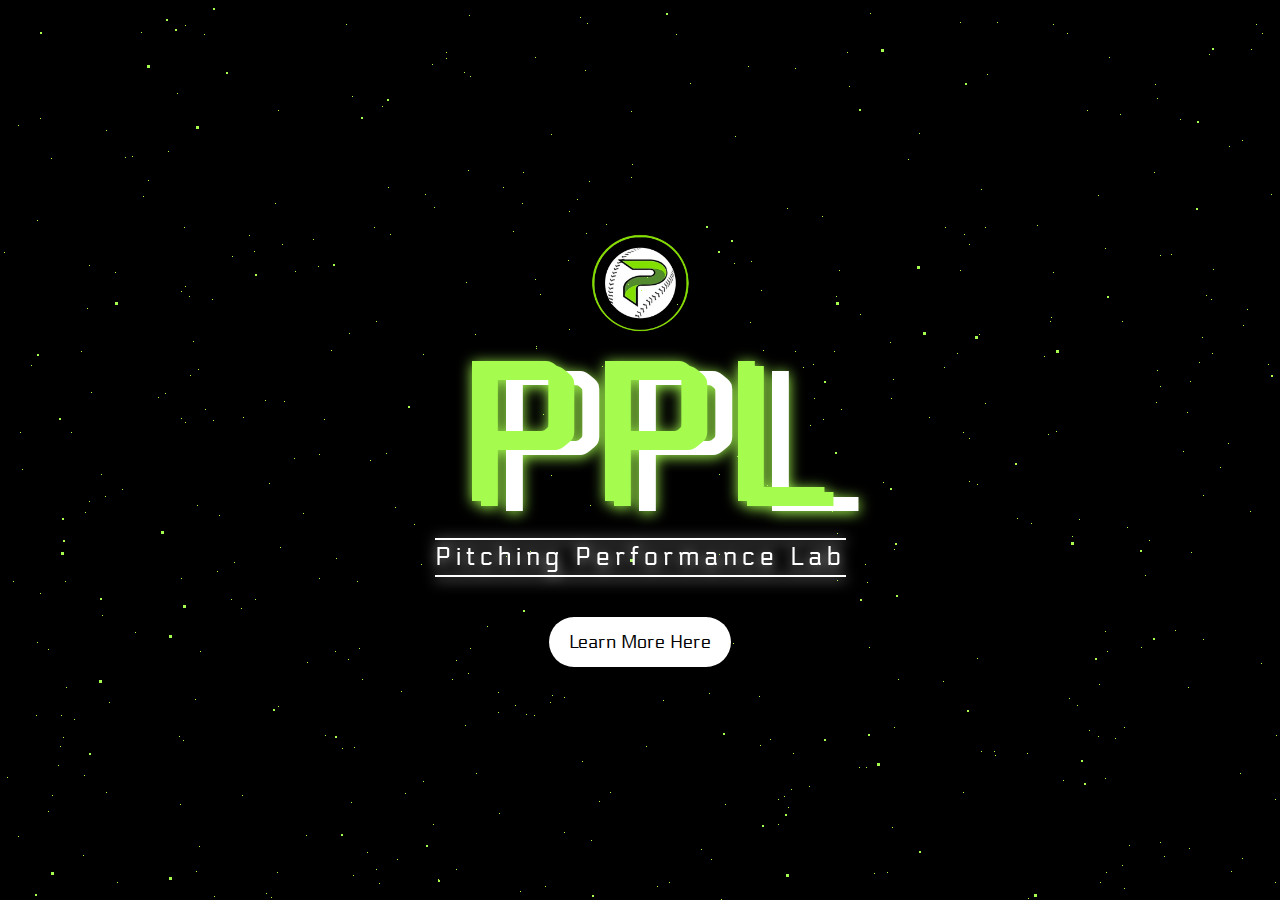
<file: index.html>
<!DOCTYPE html>
<html lang="en">
<head>
    <meta charset="UTF-8">
    <meta http-equiv="X-UA-Compatible" content="IE=edge">
    <meta name="viewport" content="width=device-width, initial-scale=1.0">
    <title>Pitching Performance Lab</title>
    <link rel="stylesheet" href="styles.css">
    <link rel="stylesheet" href="/normalize.css">
    <link rel="stylesheet" href="https://fonts.googleapis.com/css?family=Bebas+Neue">
    <link rel="stylesheet" href="https://fonts.googleapis.com/css?family=Electrolize">
    <link rel="stylesheet" href="https://fonts.googleapis.com/css?family=Open+Sans">
</head>
<body>
    
    <div class="bg-animation">
        <div id="stars"></div>
        <div id="stars2"></div>
        <div id="stars3"></div>
        <div id="stars4"></div>
    </div>

    

    <div class="box1Home">

        <div class="logo">
            <img src="./images/logo.PNG" alt="PPL logo">
        </div>

        <div class="hero glitch layers" data-text="PPL"><span>PPL</span></div>
        <div class="subTitle" data-text="Pitching Performance Lab"><span>Pitching Performance Lab</span></div>
        
        
        <a href="./pages/home.html" class="landingButton"><button>Learn More Here</button></a>
    </div>


    
</body>
</html>
</file>
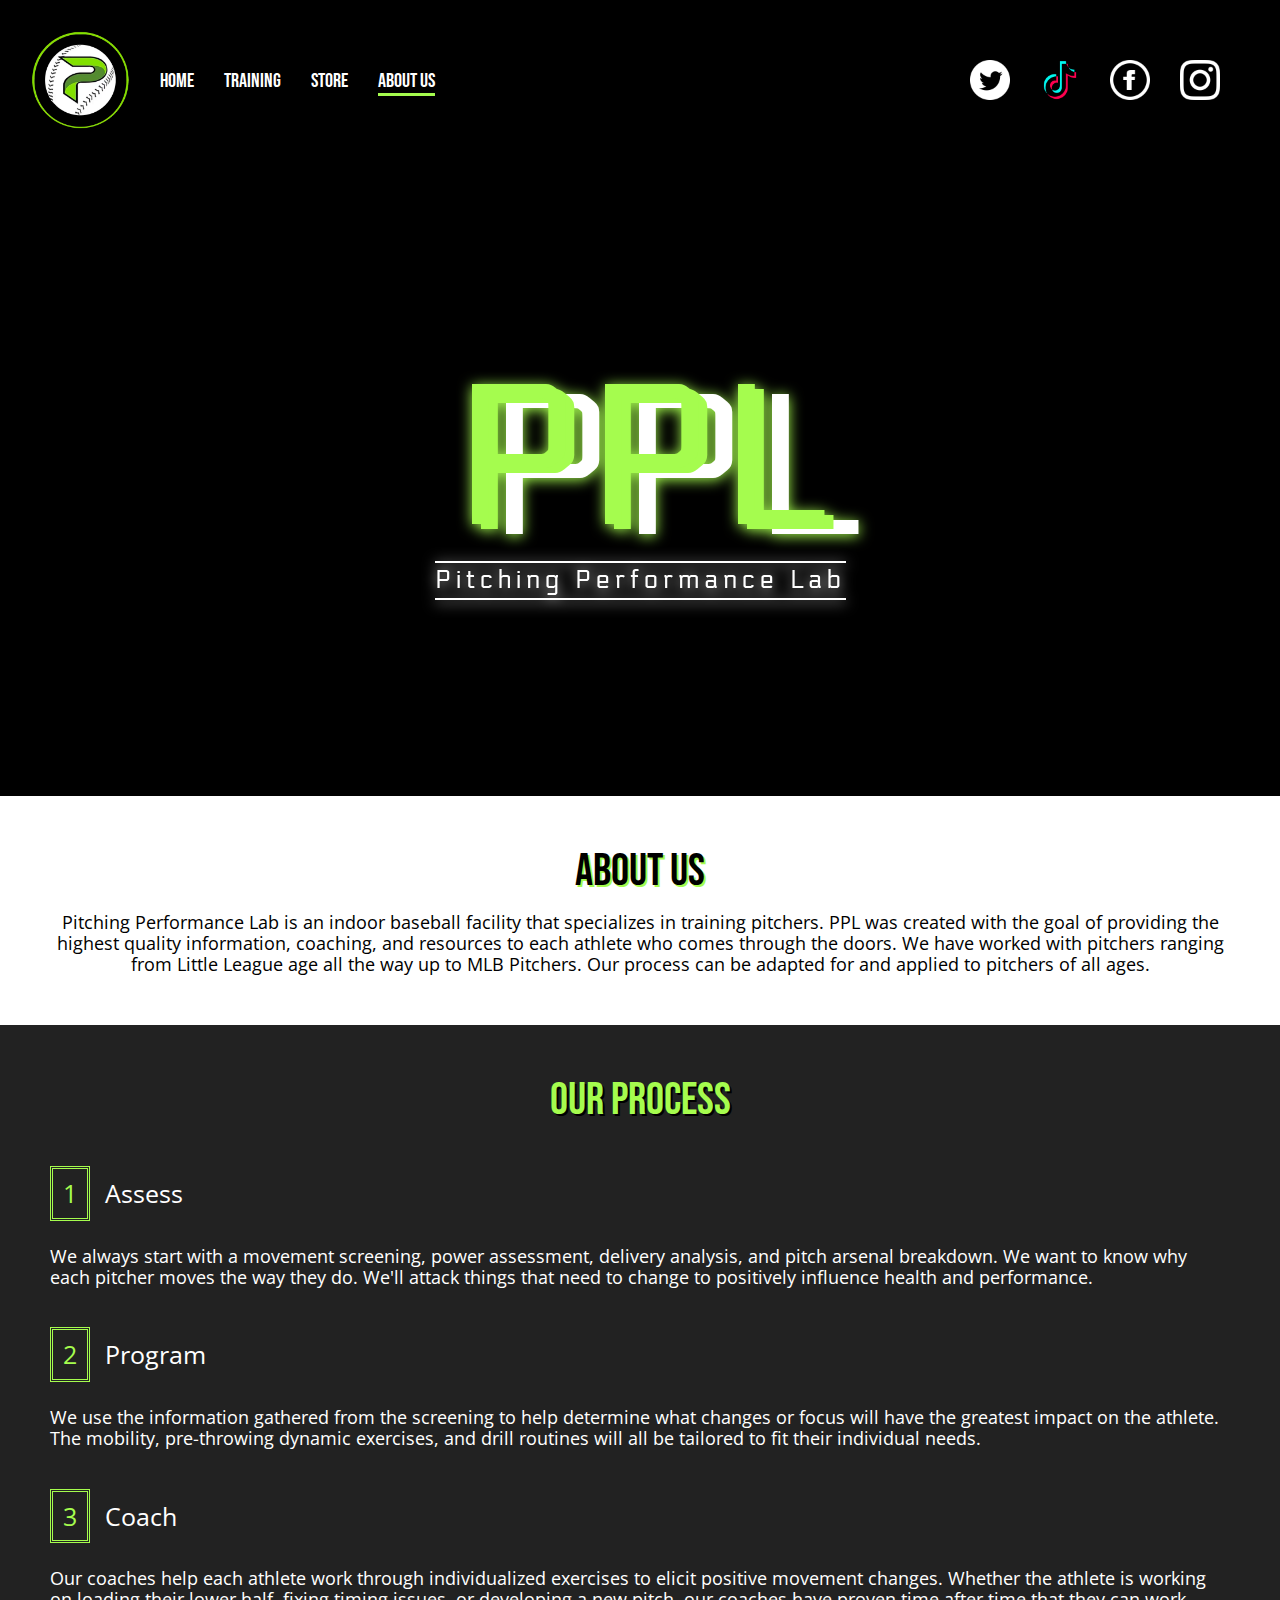
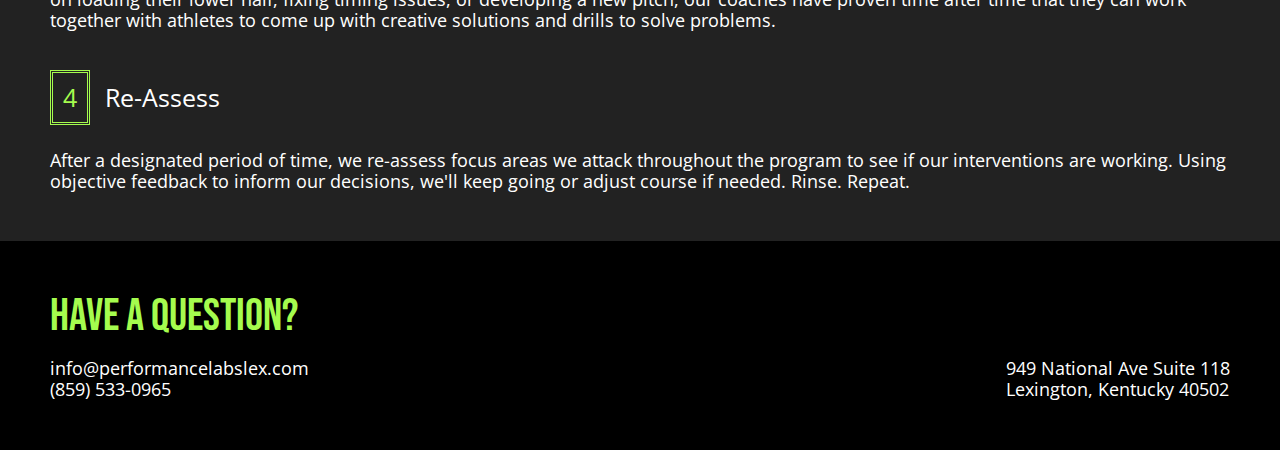
<file: pages/about_us.html>
<!DOCTYPE html>
<html lang="en">
<head>
    <meta charset="UTF-8">
    <meta http-equiv="X-UA-Compatible" content="IE=edge">
    <meta name="viewport" content="width=device-width, initial-scale=1.0">
    <title>Pitching Performance Lab</title>
    <script src="../script.js" defer></script>
    <link rel="stylesheet" href="../styles.css">
    <link rel="stylesheet" href="../normalize.css">
    <link rel="stylesheet" href="https://fonts.googleapis.com/css?family=Bebas+Neue">
    <link rel="stylesheet" href="https://fonts.googleapis.com/css?family=Electrolize">
    <link rel="stylesheet" href="https://fonts.googleapis.com/css?family=Open+Sans">
</head>
<body>

    <div class="navBar">
        <div class="logo">
            <img src="../images/logo.PNG" alt="PPL logo">
        </div>
        <div class="toggleButton">
            <span class="bar"></span>
            <span class="bar"></span>
            <span class="bar"></span>
        </div>
        
        <div class="navLinks">
            <div><a href="./home.html">Home</a></div>
            <div><a href="./training.html">Training</a></div>
            <div><a href="./store.html">Store</a></div>
            <div id="selected"><a href="./about_us.html">About Us</a></div>
        </div>
        <div class="socialMediaLogos">
            <div><a href="https://twitter.com/PPL_Lex" target="_blank"><img src="../images/twitter_icon.png" alt="twitter icon"></a></div>
            <div><a href="https://www.tiktok.com/@ppllexington" target="_blank"><img src="../images/tiktok_icon.png" alt="tiktok icon"></a></div>
            <div><a href="https://www.facebook.com/PPLLexington" target="_blank"><img src="../images/facebook_icon.png" alt="facebook icon"></a></div>
            <div><a href="https://www.instagram.com/ppl_lex/" target="_blank"><img src="../images/instagram_icon.png" alt="instagram icon"></a></div>
        </div>
    </div>

    <div class="box1">
        <div class="hero glitch layers" data-text="PPL"><span>PPL</span></div>
        <div class="subTitle" data-text="Pitching Performance Lab"><span>Pitching Performance Lab</span></div>
    </div>

    <div class="aboutUsContainer">
        <div class="headerLarge">About Us</div>
        <div class="subTextMedium">Pitching Performance Lab is an indoor baseball facility that specializes in training pitchers. PPL was created with the goal of providing the highest quality information, coaching, and resources to each athlete who comes through the doors. We have worked with pitchers ranging from Little League age all the way up to MLB Pitchers. Our process can be adapted for and applied to pitchers of all ages. </div>
    </div>

    <div class="processContainer">
        <div class="headerMedium">Our Process</div>

        <div class="step">
            <div class="stepTopContainer">
                <div class="stepNumber">1</div>
                <div class="stepTitle">Assess</div>
            </div>
            <div class="subTextMedium">We always start with a movement screening, power assessment, delivery analysis, and pitch arsenal breakdown. We want to know why each pitcher moves the way they do. We'll attack things that need to change to positively influence health and performance.</div>
        </div>
        <div class="step">
            <div class="stepTopContainer">
                <div class="stepNumber">2</div>
                <div class="stepTitle">Program</div>
            </div>
            <div class="subTextMedium">We use the information gathered from the screening to help determine what changes or focus will have the greatest impact on the athlete. The mobility, pre-throwing dynamic exercises, and drill routines will all be tailored to fit their individual needs.</div>
        </div>
        <div class="step">
            <div class="stepTopContainer">
                <div class="stepNumber">3</div>
                <div class="stepTitle">Coach</div>
            </div>
            <div class="subTextMedium">Our coaches help each athlete work through individualized exercises to elicit positive movement changes. Whether the athlete is working on loading their lower half, fixing timing issues, or developing a new pitch, our coaches have proven time after time that they can work together with athletes to come up with creative solutions and drills to solve problems.</div>
        </div>
        <div class="step">
            <div class="stepTopContainer">
                <div class="stepNumber">4</div>
                <div class="stepTitle">Re-Assess</div>
            </div>
            <div class="subTextMedium">After a designated period of time, we re-assess focus areas we attack throughout the program to see if our interventions are working. Using objective feedback to inform our decisions, we'll keep going or adjust course if needed. Rinse. Repeat.</div>
        </div>
    </div>

    <div class="footer">
        <div class="headerSmall">HAVE A QUESTION?</div>
        <div class="addressTexts">
            <div class="leftSide">
                <div class="subTextMedium">info@performancelabslex.com</div>
                <div class="subTextMedium">(859) 533-0965</div>
            </div>
            <div class="rightSide">
                <div class="address">949 National Ave Suite 118</div>
                <div class="cityState">Lexington, Kentucky 40502</div>
            </div>
        </div>
        
    </div>
    
</body>
</html>
</file>
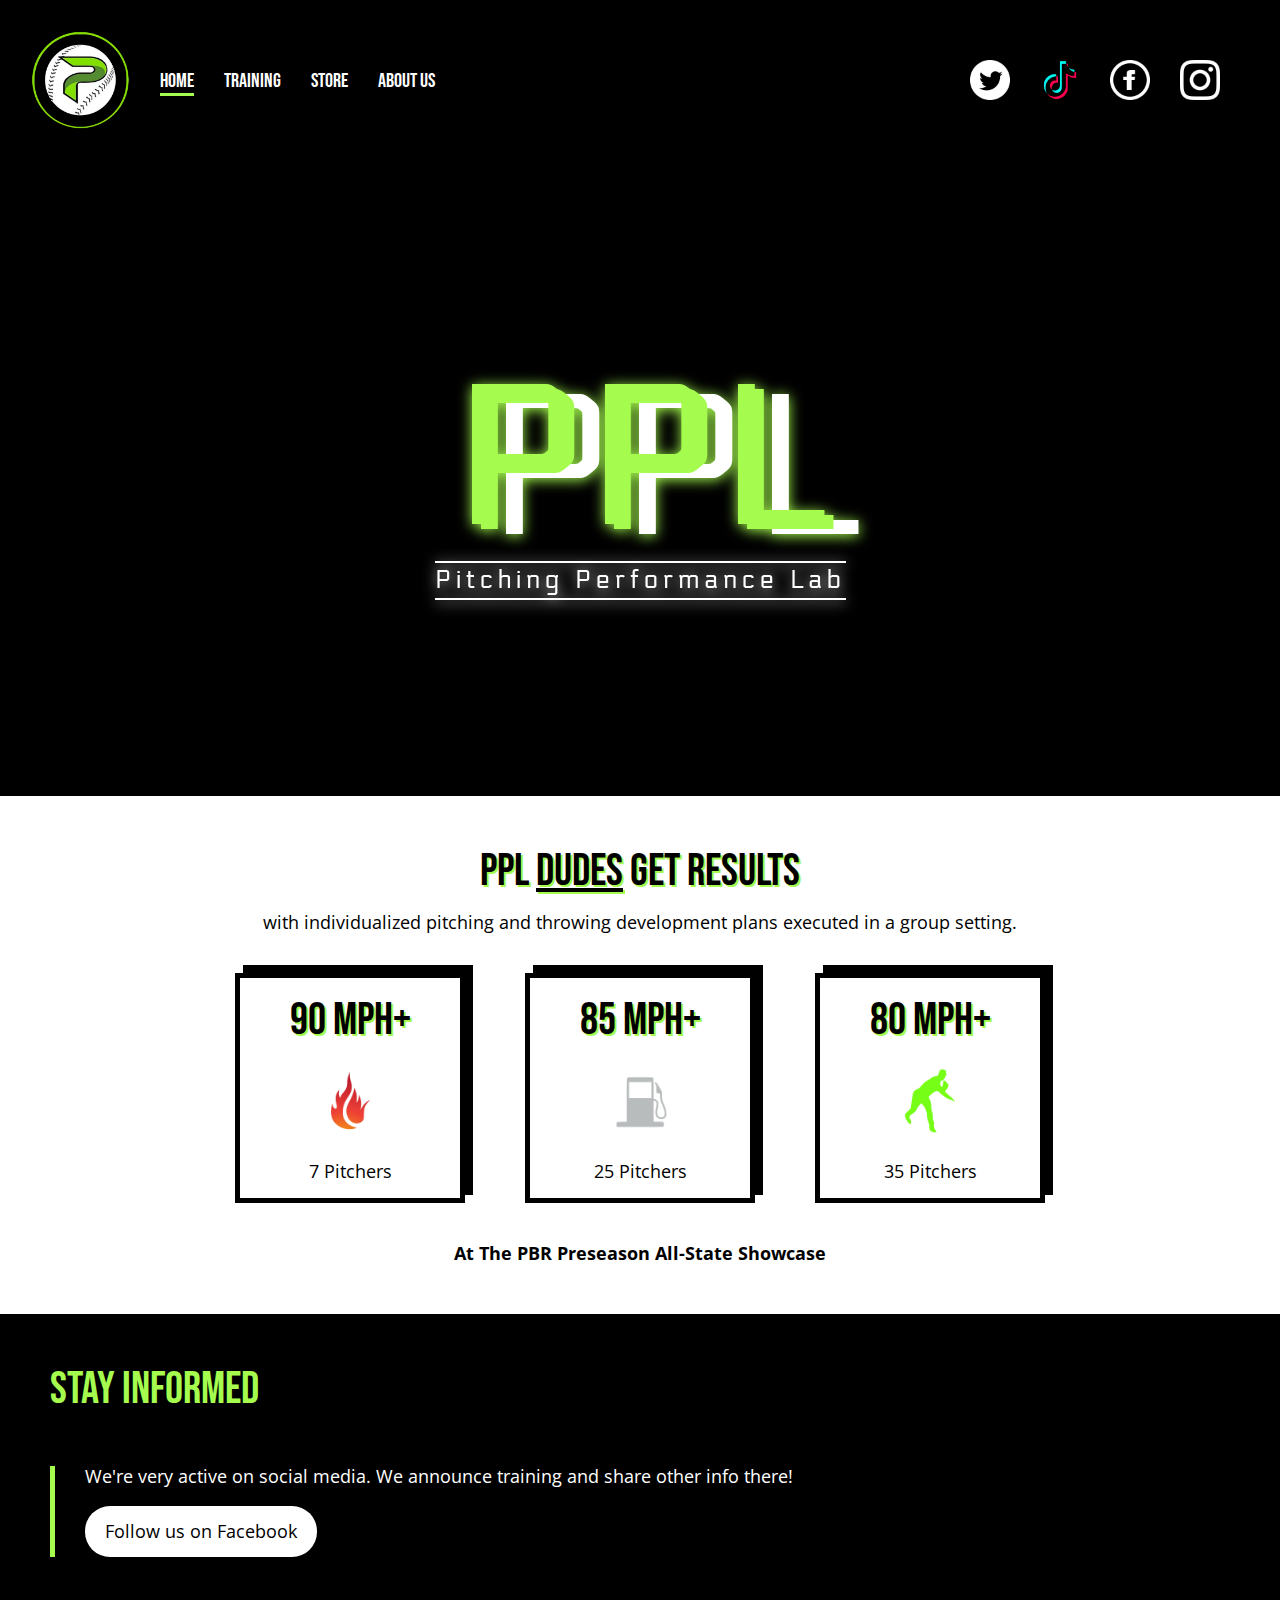
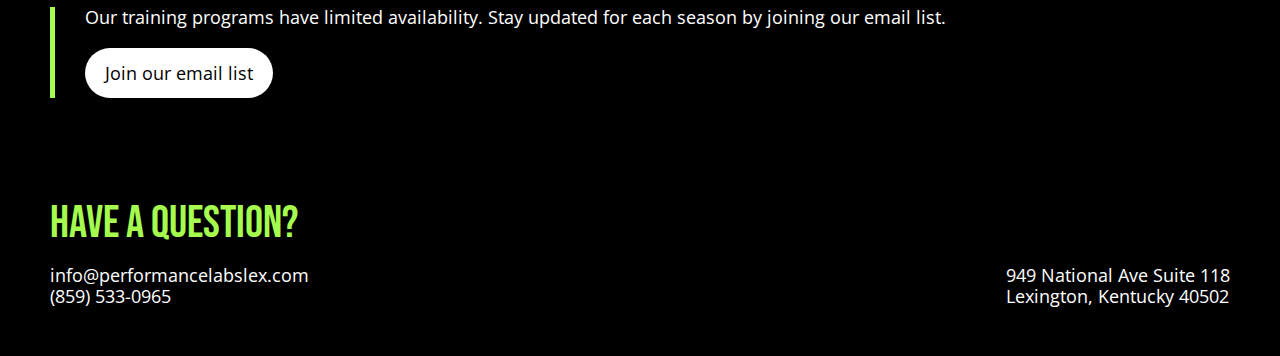
<file: pages/home.html>
<!DOCTYPE html>
<html lang="en">
<head>
    <meta charset="UTF-8">
    <meta http-equiv="X-UA-Compatible" content="IE=edge">
    <meta name="viewport" content="width=device-width, initial-scale=1.0">
    <title>Pitching Performance Lab</title>
    <link rel="stylesheet" href="../styles.css">
    <link rel="stylesheet" href="../normalize.css">
    <script src="../script.js" defer></script>
    <link rel="stylesheet" href="https://fonts.googleapis.com/css?family=Bebas+Neue">
    <link rel="stylesheet" href="https://fonts.googleapis.com/css?family=Electrolize">
    <link rel="stylesheet" href="https://fonts.googleapis.com/css?family=Open+Sans">
    
</head>
<body>

    

    <div class="navBar">
        <div class="logo">
            <img src="../images/logo.PNG" alt="PPL logo">
        </div>
        <div class="toggleButton">
            <span class="bar"></span>
            <span class="bar"></span>
            <span class="bar"></span>
        </div>
        
        <div class="navLinks">
            <div id="selected"><a href="./home.html">Home</a></div>
            <div><a href="./training.html">Training</a></div>
            <div><a href="./store.html">Store</a></div>
            <div><a href="./about_us.html">About Us</a></div>
        </div>
        <div class="socialMediaLogos">
            <div><a href="https://twitter.com/PPL_Lex" target="_blank"><img src="../images/twitter_icon.png" alt="twitter icon"></a></div>
            <div><a href="https://www.tiktok.com/@ppllexington" target="_blank"><img src="../images/tiktok_icon.png" alt="tiktok icon"></a></div>
            <div><a href="https://www.facebook.com/PPLLexington" target="_blank"><img src="../images/facebook_icon.png" alt="facebook icon"></a></div>
            <div><a href="https://www.instagram.com/ppl_lex/" target="_blank"><img src="../images/instagram_icon.png" alt="instagram icon"></a></div>
        </div>
        
    </div>
    
    <div class="box1">

        <div class="hero glitch layers" data-text="PPL"><span>PPL</span></div>
        <div class="subTitle" data-text="Pitching Performance Lab"><span>Pitching Performance Lab</span></div>
        
    </div>

    <div class="pitcherVelosContainer">
        <div class="headerMedium">PPL <u>DUDES</u> GET RESULTS</div>
        <div class="subTextMedium">with individualized pitching and throwing development plans executed in a group setting.</div>

        <div class="cardList">
            <div class="card">
                <div class="headerMedium">90 MPH+</div>
                <div class="cardIcon"><img src="../images/fire_logo.png" alt="fire image"></div>
                <div class="subTextMedium">7 Pitchers</div>
            </div>
            <div class="card">
                <div class="headerMedium">85 MPH+</div>
                <div class="cardIcon"><img src="../images/gas_logo.png" alt="gas image"></div>
                <div class="subTextMedium">25 Pitchers</div>
            </div>
            <div class="card">
                <div class="headerMedium">80 MPH+</div>
                <div class="cardIcon"><img src="../images/pitcher_logo.png" alt="throw image"></div>
                <div class="subTextMedium">35 Pitchers</div>
            </div>
        </div>

        <div class="pbrText"><b>At The PBR Preseason All-State Showcase</b></div>
    </div>

    <div class="stayInformedContainer">
        <div class="headerMedium">STAY INFORMED</div>

        <div class="blockQuoteStyleBox">
            <div class="subtextMedium">We're very active on social media. We announce training and share other info there!</div>
            <a href="https://www.facebook.com/PPLLexington" target="_blank"><button>Follow us on Facebook</button></a>
        </div>

        <div class="blockQuoteStyleBox">
            <div class="subtextMedium">Our training programs have limited availability. Stay updated for each season by joining our email list.</div>
            <a href="https://form.123formbuilder.com/6236284/form" target="_blank"><button>Join our email list</button></a>
        </div>
    </div>

    
    <div class="footer">
        <div class="headerSmall">HAVE A QUESTION?</div>
        <div class="addressTexts">
            <div class="leftSide">
                <div class="subTextMedium">info@performancelabslex.com</div>
                <div class="subTextMedium">(859) 533-0965</div>
            </div>
            <div class="rightSide">
                <div class="address">949 National Ave Suite 118</div>
                <div class="cityState">Lexington, Kentucky 40502</div>
            </div>
        </div>
        
    </div>

    

    
</body>
</html>
</file>
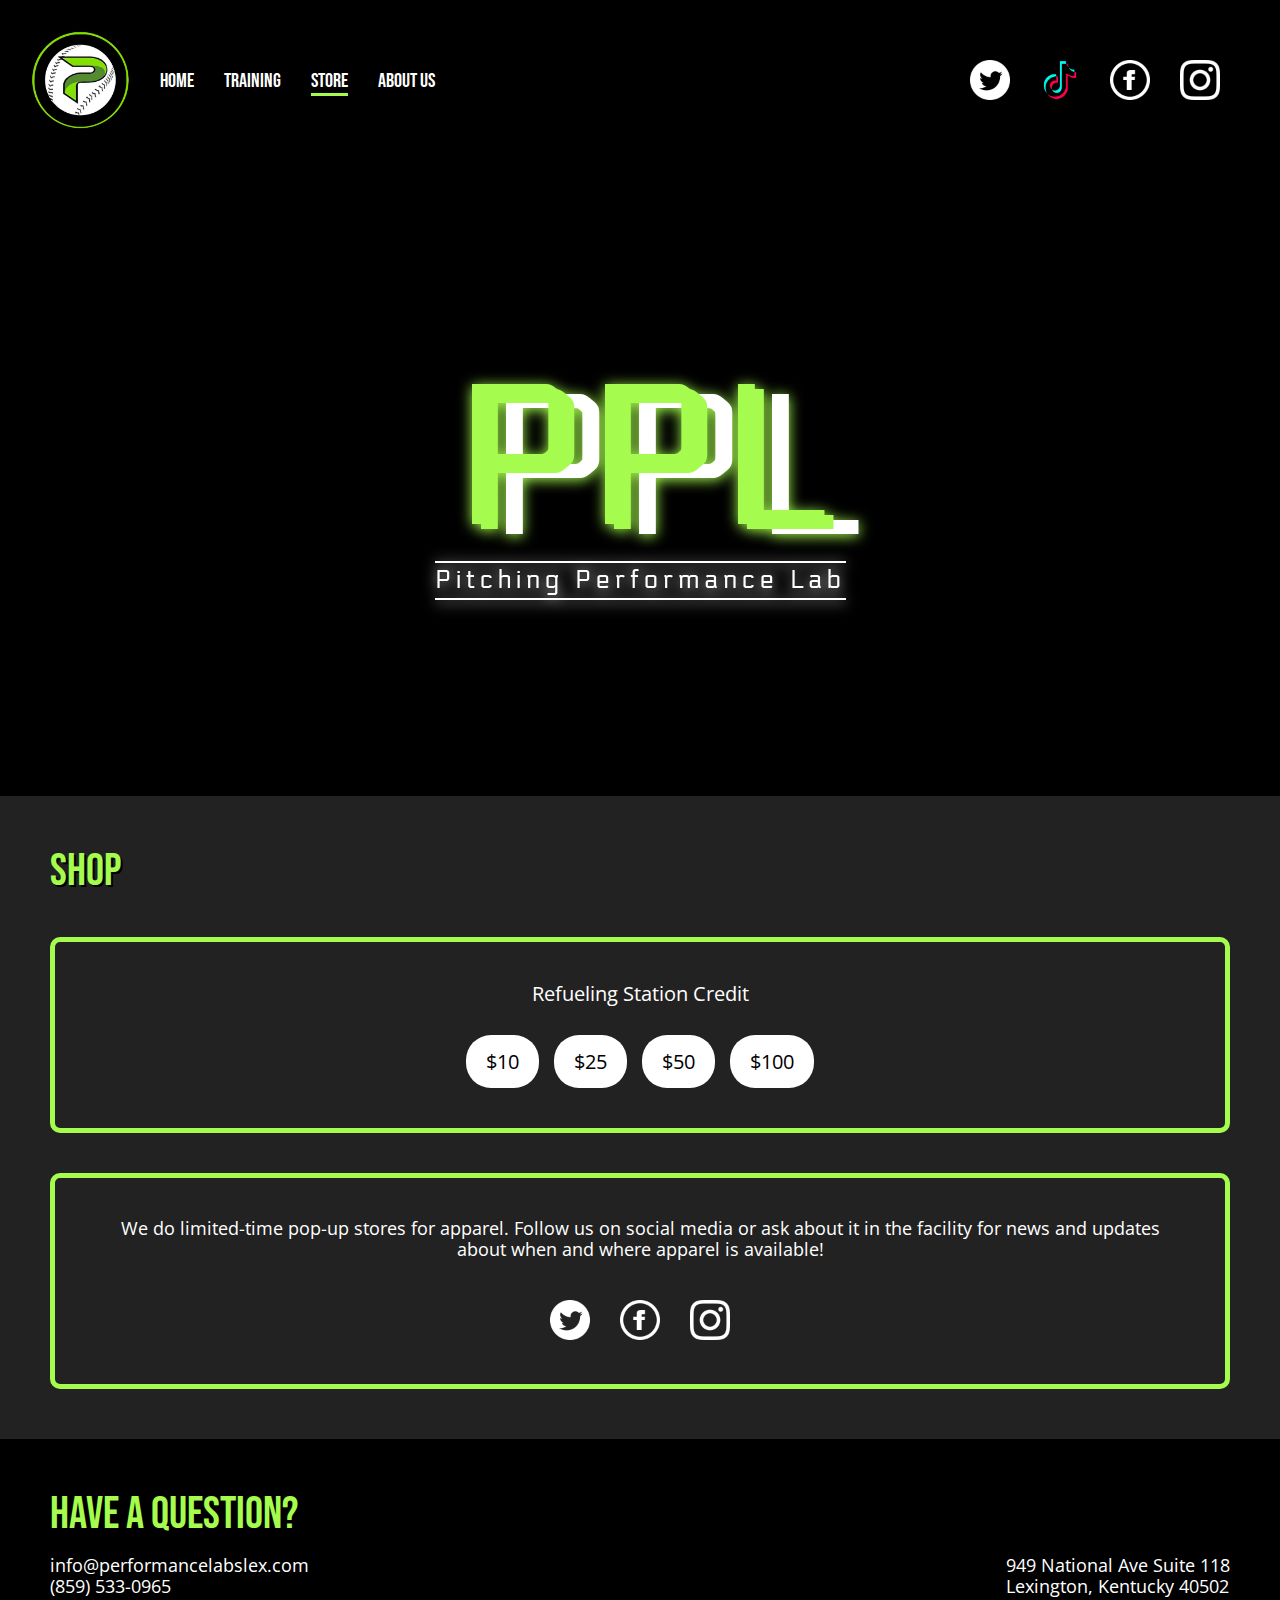
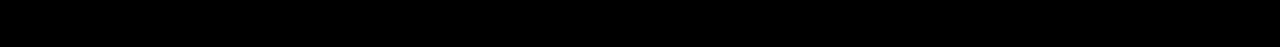
<file: pages/store.html>
<!DOCTYPE html>
<html lang="en">
<head>
    <meta charset="UTF-8">
    <meta http-equiv="X-UA-Compatible" content="IE=edge">
    <meta name="viewport" content="width=device-width, initial-scale=1.0">
    <title>Pitching Performance Lab</title>
    <script src="../script.js" defer></script>
    <link rel="stylesheet" href="../styles.css">
    <link rel="stylesheet" href="../normalize.css">
    <link rel="stylesheet" href="https://fonts.googleapis.com/css?family=Bebas+Neue">
    <link rel="stylesheet" href="https://fonts.googleapis.com/css?family=Electrolize">
    <link rel="stylesheet" href="https://fonts.googleapis.com/css?family=Open+Sans">
</head>
<body>

    <div class="navBar">
        <div class="logo">
            <img src="../images/logo.PNG" alt="PPL logo">
        </div>
        <div class="toggleButton">
            <span class="bar"></span>
            <span class="bar"></span>
            <span class="bar"></span>
        </div>
        
        <div class="navLinks">
            <div><a href="./home.html">Home</a></div>
            <div><a href="./training.html">Training</a></div>
            <div id="selected"><a href="./store.html">Store</a></div>
            <div><a href="./about_us.html">About Us</a></div>
        </div>
        <div class="socialMediaLogos">
            <div><a href="https//google.com"><img src="../images/twitter_icon.png" alt="twitter icon"></a></div>
            <div><a href="https//google.com"><img src="../images/tiktok_icon.png" alt="tiktok icon"></a></div>
            <div><a href="https//google.com"><img src="../images/facebook_icon.png" alt="facebook icon"></a></div>
            <div><a href="https//google.com"><img src="../images/instagram_icon.png" alt="instagram icon"></a></div> 
        </div>
    </div>

    <div class="box1">
        <div class="hero glitch layers" data-text="PPL"><span>PPL</span></div>
        <div class="subTitle" data-text="Pitching Performance Lab"><span>Pitching Performance Lab</span></div>
    </div>


    <div class="shopContainer">

        <div class="headerLarge">SHOP</div>

        <div class="snackBarContainer">
            <div class="subTextMedium">Refueling Station Credit</div>

            <div class="snackBarButtons">
                <a href="https://checkout.square.site/buy/YVKWJ5DVUGY4RNW25RE26KUW" target="_blank"><button>$10</button></a>
                <a href="https://checkout.square.site/buy/4ABLLOBPY6F2E45NJ2R5GEE2" target="_blank"><button>$25</button></a>
                <a href="https://checkout.square.site/buy/NFDEABBH5ILSZKU7IGQ7O742" target="_blank"><button>$50</button></a>
                <a href="https://checkout.square.site/buy/P635VJGFO2PJ26R6LWS6J4IS" target="_blank"><button>$100</button></a>
            </div>
        </div>

        <div class="socialContainer">
            <div class="subTextMedium">We do limited-time pop-up stores for apparel. Follow us on social media or ask about it in the facility for news and updates about when and where apparel is available!</div>

            <div class="socialButtons">
                <div><a href="https://twitter.com/PPL_Lex" target="_blank"><img src="../images/twitter_icon.png" alt="twitter icon"></a></div>
                <div><a href="https://www.facebook.com/PPLLexington" target="_blank"><img src="../images/facebook_icon.png" alt="facebook icon"></a></div>
                <div><a href="https://www.instagram.com/ppl_lex/" target="_blank"><img src="../images/instagram_icon.png" alt="instagram icon"></a></div>
            </div>
        </div>
    </div>

    <div class="footer">
        <div class="headerSmall">HAVE A QUESTION?</div>
        <div class="addressTexts">
            <div class="leftSide">
                <div class="subTextMedium">info@performancelabslex.com</div>
                <div class="subTextMedium">(859) 533-0965</div>
            </div>
            <div class="rightSide">
                <div class="address">949 National Ave Suite 118</div>
                <div class="cityState">Lexington, Kentucky 40502</div>
            </div>
        </div>
        
    </div>
    
</body>
</html>
</file>
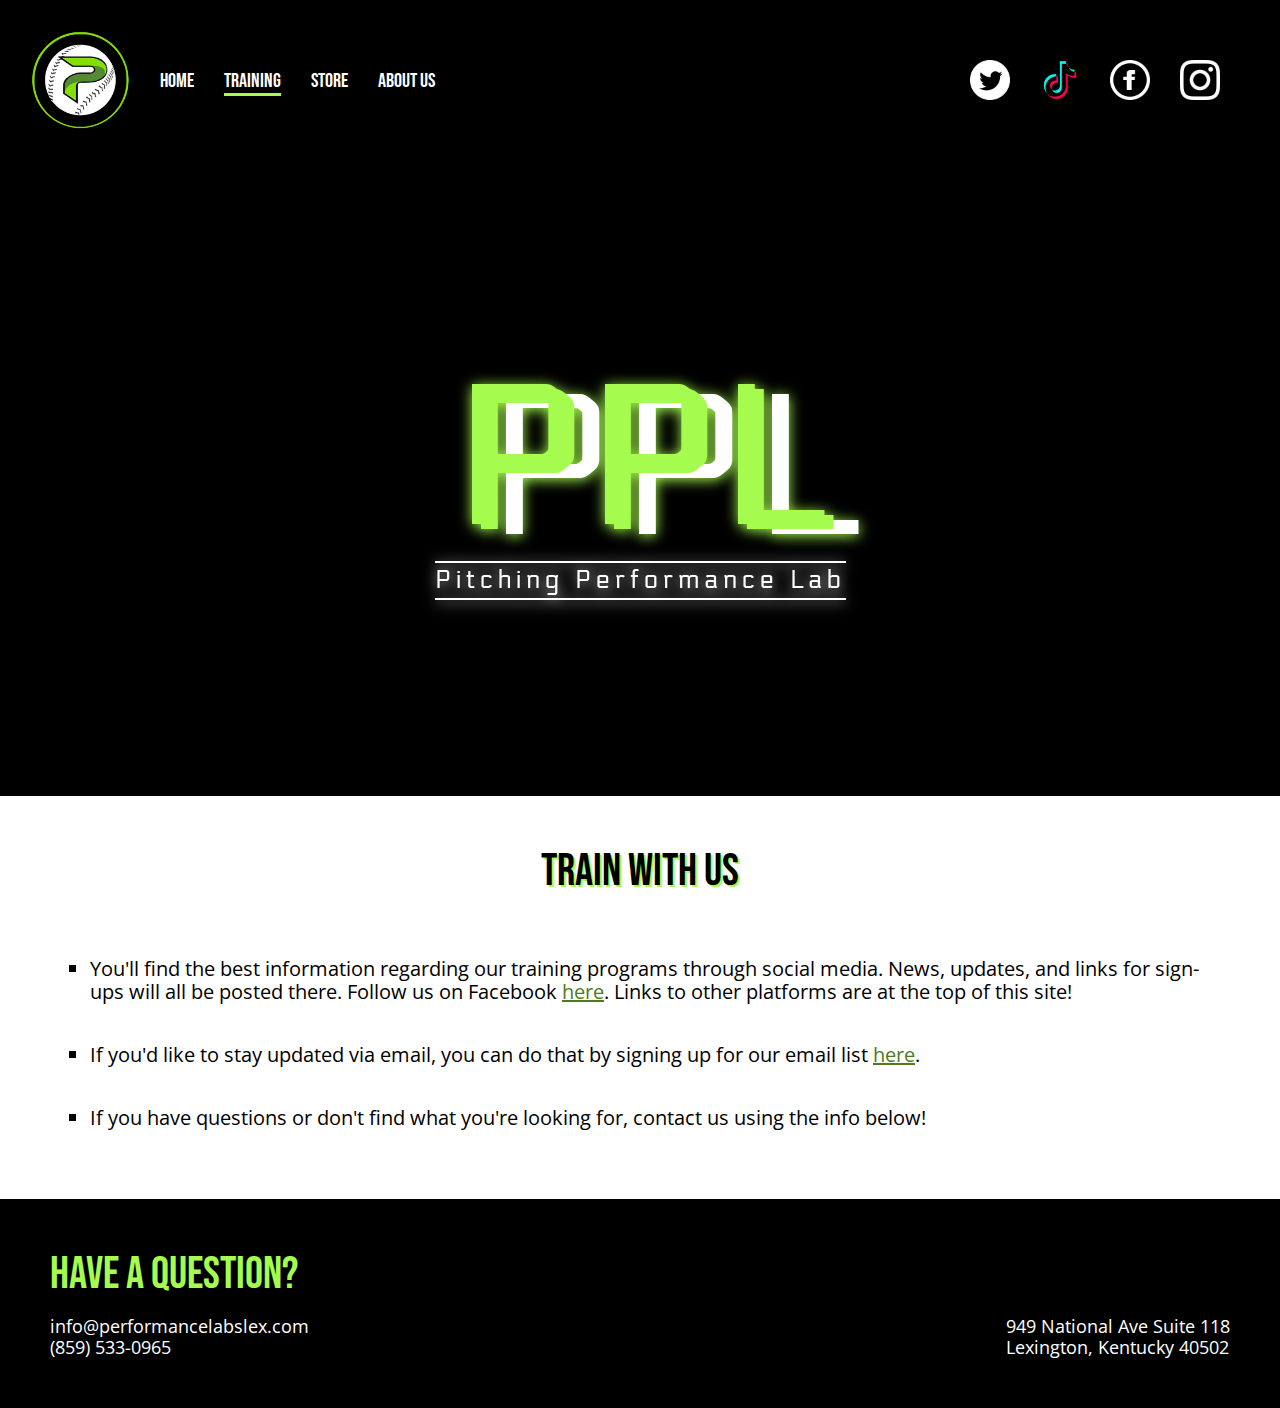
<file: pages/training.html>
<!DOCTYPE html>
<html lang="en">
<head>
    <meta charset="UTF-8">
    <meta http-equiv="X-UA-Compatible" content="IE=edge">
    <meta name="viewport" content="width=device-width, initial-scale=1.0">
    <title>Pitching Performance Lab</title>
    <script src="../script.js" defer></script>
    <link rel="stylesheet" href="../styles.css">
    <link rel="stylesheet" href="../normalize.css">
    <link rel="stylesheet" href="https://fonts.googleapis.com/css?family=Bebas+Neue">
    <link rel="stylesheet" href="https://fonts.googleapis.com/css?family=Electrolize">
    <link rel="stylesheet" href="https://fonts.googleapis.com/css?family=Open+Sans">
</head>
<body>
    <div class="navBar">
        <div class="logo">
            <img src="../images/logo.PNG" alt="PPL logo">
        </div>
        <div class="toggleButton">
            <span class="bar"></span>
            <span class="bar"></span>
            <span class="bar"></span>
        </div>
        
        <div class="navLinks">
            <div><a href="./home.html">Home</a></div>
            <div id="selected"><a href="./training.html">Training</a></div>
            <div><a href="./store.html">Store</a></div>
            <div><a href="./about_us.html">About Us</a></div>
        </div>
        <div class="socialMediaLogos">
            <div><a href="https://twitter.com/PPL_Lex" target="_blank"><img src="../images/twitter_icon.png" alt="twitter icon"></a></div>
            <div><a href="https://www.tiktok.com/@ppllexington" target="_blank"><img src="../images/tiktok_icon.png" alt="tiktok icon"></a></div>
            <div><a href="https://www.facebook.com/PPLLexington" target="_blank"><img src="../images/facebook_icon.png" alt="facebook icon"></a></div>
            <div><a href="https://www.instagram.com/ppl_lex/" target="_blank"><img src="../images/instagram_icon.png" alt="instagram icon"></a></div>
        </div>
    </div>

    <div class="box1">
        <div class="hero glitch layers" data-text="PPL"><span>PPL</span></div>
        <div class="subTitle" data-text="Pitching Performance Lab"><span>Pitching Performance Lab</span></div>
    </div>

    <div class="trainingContainer">
        <div class="headerLarge">TRAIN WITH US</div>

        <ul>
            <li>You'll find the best information regarding our training programs through social media. News, updates, and links for sign-ups will all be posted there. Follow us on Facebook <a href="https://www.facebook.com/PPLLexington" target="_blank">here</a>. Links to other platforms are at the top of this site!</li>
            <li>If you'd like to stay updated via email, you can do that by signing up for our email list <a href="https://form.123formbuilder.com/6236284/form" target="_blank">here</a>.</li>
            <li>If you have questions or don't find what you're looking for, contact us using the info below!</li>
        </ul>
    </div>

    <div class="footer">
        <div class="headerSmall">HAVE A QUESTION?</div>
        <div class="addressTexts">
            <div class="leftSide">
                <div class="subTextMedium">info@performancelabslex.com</div>
                <div class="subTextMedium">(859) 533-0965</div>
            </div>
            <div class="rightSide">
                <div class="address">949 National Ave Suite 118</div>
                <div class="cityState">Lexington, Kentucky 40502</div>
            </div>
        </div>
        
    </div>
    
</body>
</html>
</file>
<file: styles.css>
body {
  font-family: 'Open Sans', serif;
  font-size: 18px;
  background-color: #000;

}

button {
  background-color: white;
  color: #000;
  padding: 15px;
  padding-right: 20px;
  padding-left: 20px;
  width: fit-content;
  border: none;
  border-radius: 25px;
}

a {
  color: #4d7b1e;
  
}

.landingButton {
  z-index: 10;
}

ul {
  list-style: square;
  font-size: 20px;
}

.headerSmall, .headerMedium, .headerLarge {
  font-family: 'Bebas Neue', serif;
  font-size: 45px;

  color: black;
  text-shadow: 2px 2px #A5FC4E;
}

.navBar {
    display: flex;
    background-color: black;
    padding: 30px;
    align-items: center;
  
    Font-family: 'Bebas Neue', serif;
}

.logo img {
  width: 100px;
  height: 100px;


}

.navLinks {
    display: flex;
    gap: 30px;
    margin-right: auto;
    padding-left: 30px;

}

.navLinks a {
  color: white;
  text-decoration: none;
  font-size: 20px;
  text-shadow: none;
  font-family: 'Bebas Neue', serif;
  
}

#selected {
  border-bottom: solid 3px #A5FC4E;
}

.toggleButton {
  display: none;
  flex-direction: column;
  justify-content: space-between;
  width: 30px;
  height: 21px;
}

.toggleButton .bar {
  height: 3px;
  width: 100%;
  background-color: white;
  color:white;
  border-radius: 10px;
}

.socialMediaLogos {
    display: flex;
    gap: 30px;
    padding-right: 30px;
}

.socialMediaLogos img {
    width: 40px;
    height: 40px;
}

.box1 {
    height: 70vh;

    display: flex;
    flex-direction: column;

    background-color: black;

    justify-content: center;
    align-items: center;

    font-family: 'Electrolize', Courier;

  
}

.box1Home {
    height: 100vh;

    display: flex;
    flex-direction: column;

    background-color: black;

    justify-content: center;
    align-items: center;

    font-family: 'Electrolize', Courier;

}

.hero {

  text-align: center;

  font-size: 200px;
  line-height: 1;
  
    
  color: #A5FC4E;
   
  letter-spacing: 5px;
  
  filter: drop-shadow(0 2px 7px #A5FC4E);
    
  }

.subTitle {
  line-height: 1;
  letter-spacing: 5px;

  border-top: solid 2px white;
  border-bottom: solid 2px white;
  color: white;
  filter: drop-shadow(0 2px 7px white);
  font-size: 25px;

  padding-top: 5px;
  padding-bottom: 5px;
}

.box1 button, .box1Home button {
  margin-top: 40px;
}

.pitcherVelosContainer {
    background-color: white;
    color: black;

    display: flex;
    flex-direction: column;
    justify-content: center;
    align-items: center;
    text-align: center;

    gap: 15px;

    padding: 50px;

}

.cardList {

    display: flex;
    justify-content: center;
    flex-wrap: wrap;
    gap: 60px;
    margin-top: 25px;
    margin-bottom: 25px;
    
    

    
}

.card {
    display: flex;
    flex-direction: column;
    justify-content: center;
    align-items: center;

    gap: 20px;

    border-style: solid;
    border-color: black;
    border-width: 5px;
    box-shadow: 8px -8px 0 -5px, 8px -8px 0 0 #000;

    min-width: 220px;
    min-height: 220px;

}

.card img {
    width: auto;
    height: 70px;
}

.stayInformedContainer {
    display: flex;
    flex-direction: column;

    gap: 50px;

    padding: 50px;

    background-color: black;
    color: white;
}

.stayInformedContainer .headerMedium {
  color: #A5FC4E;
  text-shadow: 2px 2px black;
}

.blockQuoteStyleBox {
   display: flex;
   flex-direction: column;
   gap: 20px;

   border-left: 5px solid #A5FC4E;

   padding-left: 30px;

}

.blockQuoteStyleBox button {
    width: fit-content;
}

.footer {
    background-color: black;
    color: white;

    
    display: flex;
    flex-direction: column;

    gap: 15px;

    padding: 50px;

    justify-content: center;
}

.footer .headerSmall {
  color: #A5FC4E;
  text-shadow: none;
}

.addressTexts {
    display: flex;
    flex-wrap: wrap;
    gap:20px;
}

.leftSide {
    display: flex;
    flex-direction: column;
    margin-right: auto;
    
}

.rightSide {
    display: flex;
    flex-direction: column;
    
}

.trainingContainer {
    display: flex;
    flex-direction: column;
    gap: 40px;

    padding: 50px;

    background-color: white;
    color: black;

    justify-content: center;
    align-items: center;
}

.trainingContainer ul {
  display: flex;
  flex-direction: column;
  gap: 40px;
  

  
}

.aboutUsContainer {
    display: flex;
    flex-direction: column;

    justify-content: center;
    align-items: center;

    text-align: center;

    background-color: white;
    padding: 50px;
    gap: 15px;
}


.processContainer {
    display: flex;
    flex-direction: column;
    gap: 40px;

    background-color: #222222;
    color: white;

    padding: 50px;
}


.processContainer .headerMedium {
    align-self: center;
    color: #A5FC4E;
    text-shadow: 2px 2px black;
}

.stepTopContainer {
    display: flex;
    gap: 15px;
    margin-bottom: 25px;
    align-items: center;
}

.stepNumber {
  border-style: double;
  color: #A5FC4E;
  padding: 10px;
  font-size: 25px;
}

.stepTitle {
  font-size: 25px;
  
}


/*Store Page Stuff */

.shopContainer {
    display: flex;
    flex-direction: column;

    background-color: #222222;
    color: white;

    padding: 50px;
    gap: 40px;

}

.shopContainer .headerLarge {
  color: #A5FC4E;
  text-shadow: 2px 2px black;

}

.snackBarContainer {
    display: flex;
    flex-direction: column;

    border-style: solid;
    border-radius: 10px;
    border-width: 5px;
    border-color: #A5FC4E;

    gap: 30px;

    padding: 40px;

    align-items: center;

    font-size: 20px;
}

.snackBarButtons {
    display: flex;
    flex-wrap: wrap;
    gap: 15px;
    

    justify-content: center;
}

.socialContainer {
    display: flex;
    flex-direction: column;

    border-style: solid;
    border-radius: 10px;
    border-width: 5px;
    border-color: #A5FC4E;

    gap: 40px;
    padding: 40px;

    align-items: center;
    text-align: center;
}

.socialButtons {
    display: flex;

    gap: 30px;
}

.socialButtons img {
    height: 40px;
    width: 40px;
}









/* THE CODE BELOW IS A BLACK BOX (KIND OF) FOR THE GLITCHING TITLE*/
  
  .layers {
    position: relative;
  }
  
  .layers::before,
  .layers::after {
    content: attr(data-text);
    position: absolute;
    width: 110%;
    z-index: -1;
  }
 
  
  .layers::before {
    top: 10px;
    left: 15px;
    color: white;
  }
  
  .layers::after {
    top: 5px;
    left: -10px;
    color: #A5FC4E;
  }
  
  .single-path {
    clip-path: polygon(
      0% 12%,
      53% 12%,
      53% 26%,
      25% 26%,
      25% 86%,
      31% 86%,
      31% 0%,
      53% 0%,
      53% 84%,
      92% 84%,
      92% 82%,
      70% 82%,
      70% 29%,
      78% 29%,
      78% 65%,
      69% 65%,
      69% 66%,
      77% 66%,
      77% 45%,
      85% 45%,
      85% 26%,
      97% 26%,
      97% 28%,
      84% 28%,
      84% 34%,
      54% 34%,
      54% 89%,
      30% 89%,
      30% 58%,
      83% 58%,
      83% 5%,
      68% 5%,
      68% 36%,
      62% 36%,
      62% 1%,
      12% 1%,
      12% 34%,
      60% 34%,
      60% 57%,
      98% 57%,
      98% 83%,
      1% 83%,
      1% 53%,
      91% 53%,
      91% 84%,
      8% 84%,
      8% 83%,
      4% 83%
    );
  }
  
  .paths {
    animation: paths 5s step-end infinite;
  }
  
  @keyframes paths {
    0% {
      clip-path: polygon(
        0% 43%,
        83% 43%,
        83% 22%,
        23% 22%,
        23% 24%,
        91% 24%,
        91% 26%,
        18% 26%,
        18% 83%,
        29% 83%,
        29% 17%,
        41% 17%,
        41% 39%,
        18% 39%,
        18% 82%,
        54% 82%,
        54% 88%,
        19% 88%,
        19% 4%,
        39% 4%,
        39% 14%,
        76% 14%,
        76% 52%,
        23% 52%,
        23% 35%,
        19% 35%,
        19% 8%,
        36% 8%,
        36% 31%,
        73% 31%,
        73% 16%,
        1% 16%,
        1% 56%,
        50% 56%,
        50% 8%
      );
    }
  
    5% {
      clip-path: polygon(
        0% 29%,
        44% 29%,
        44% 83%,
        94% 83%,
        94% 56%,
        11% 56%,
        11% 64%,
        94% 64%,
        94% 70%,
        88% 70%,
        88% 32%,
        18% 32%,
        18% 96%,
        10% 96%,
        10% 62%,
        9% 62%,
        9% 84%,
        68% 84%,
        68% 50%,
        52% 50%,
        52% 55%,
        35% 55%,
        35% 87%,
        25% 87%,
        25% 39%,
        15% 39%,
        15% 88%,
        52% 88%
      );
    }
  
    30% {
      clip-path: polygon(
        0% 53%,
        93% 53%,
        93% 62%,
        68% 62%,
        68% 37%,
        97% 37%,
        97% 89%,
        13% 89%,
        13% 45%,
        51% 45%,
        51% 88%,
        17% 88%,
        17% 54%,
        81% 54%,
        81% 75%,
        79% 75%,
        79% 76%,
        38% 76%,
        38% 28%,
        61% 28%,
        61% 12%,
        55% 12%,
        55% 62%,
        68% 62%,
        68% 51%,
        0% 51%,
        0% 92%,
        63% 92%,
        63% 4%,
        65% 4%
      );
    }
  
    45% {
      clip-path: polygon(
        0% 33%,
        2% 33%,
        2% 69%,
        58% 69%,
        58% 94%,
        55% 94%,
        55% 25%,
        33% 25%,
        33% 85%,
        16% 85%,
        16% 19%,
        5% 19%,
        5% 20%,
        79% 20%,
        79% 96%,
        93% 96%,
        93% 50%,
        5% 50%,
        5% 74%,
        55% 74%,
        55% 57%,
        96% 57%,
        96% 59%,
        87% 59%,
        87% 65%,
        82% 65%,
        82% 39%,
        63% 39%,
        63% 92%,
        4% 92%,
        4% 36%,
        24% 36%,
        24% 70%,
        1% 70%,
        1% 43%,
        15% 43%,
        15% 28%,
        23% 28%,
        23% 71%,
        90% 71%,
        90% 86%,
        97% 86%,
        97% 1%,
        60% 1%,
        60% 67%,
        71% 67%,
        71% 91%,
        17% 91%,
        17% 14%,
        39% 14%,
        39% 30%,
        58% 30%,
        58% 11%,
        52% 11%,
        52% 83%,
        68% 83%
      );
    }
  
    76% {
      clip-path: polygon(
        0% 26%,
        15% 26%,
        15% 73%,
        72% 73%,
        72% 70%,
        77% 70%,
        77% 75%,
        8% 75%,
        8% 42%,
        4% 42%,
        4% 61%,
        17% 61%,
        17% 12%,
        26% 12%,
        26% 63%,
        73% 63%,
        73% 43%,
        90% 43%,
        90% 67%,
        50% 67%,
        50% 41%,
        42% 41%,
        42% 46%,
        50% 46%,
        50% 84%,
        96% 84%,
        96% 78%,
        49% 78%,
        49% 25%,
        63% 25%,
        63% 14%
      );
    }
  
    90% {
      clip-path: polygon(
        0% 41%,
        13% 41%,
        13% 6%,
        87% 6%,
        87% 93%,
        10% 93%,
        10% 13%,
        89% 13%,
        89% 6%,
        3% 6%,
        3% 8%,
        16% 8%,
        16% 79%,
        0% 79%,
        0% 99%,
        92% 99%,
        92% 90%,
        5% 90%,
        5% 60%,
        0% 60%,
        0% 48%,
        89% 48%,
        89% 13%,
        80% 13%,
        80% 43%,
        95% 43%,
        95% 19%,
        80% 19%,
        80% 85%,
        38% 85%,
        38% 62%
      );
    }
  
    1%,
    7%,
    33%,
    47%,
    78%,
    93% {
      clip-path: none;
    }
  }
  
  .movement {
    /* Normally this position would be absolute & on the layers, set to relative here so we can see it on the div */
    position: relative;
    animation: movement 8s step-end infinite;
  }
  
  @keyframes movement {
    0% {
      top: 0px;
      left: -20px;
    }
  
    15% {
      top: 10px;
      left: 10px;
    }
  
    60% {
      top: 5px;
      left: -10px;
    }
  
    75% {
      top: -5px;
      left: 20px;
    }
  
    100% {
      top: 10px;
      left: 5px;
    }
  }
  
  .opacity {
    animation: opacity 5s step-end infinite;
  }
  
  @keyframes opacity {
    0% {
      opacity: 0.1;
    }
  
    5% {
      opacity: 0.7;
    }
  
    30% {
      opacity: 0.4;
    }
  
    45% {
      opacity: 0.6;
    }
  
    76% {
      opacity: 0.4;
    }
  
    90% {
      opacity: 0.8;
    }
  
    1%,
    7%,
    33%,
    47%,
    78%,
    93% {
      opacity: 0;
    }
  }
  
  .font {
    animation: font 7s step-end infinite;
  }
  
  @keyframes font {
    0% {
      font-weight: 100;
      color: #A5FC4E;
      filter: blur(3px);
    }
  
    20% {
      font-weight: 500;
      color: #4d7b1e;
      filter: blur(0);
    }
  
    50% {
      font-weight: 300;
      color: #A5FC4E;
      filter: blur(2px);
    }
  
    60% {
      font-weight: 700;
      color: #82a263;
      filter: blur(0);
    }
  
    90% {
      font-weight: 500;
      color: #A5FC4E;
      filter: blur(6px);
    }
  }
  
  .glitch span {
    animation: paths 5s step-end infinite;
  }
  
  .glitch::before {
    animation: paths 5s step-end infinite, opacity 5s step-end infinite,
      font 8s step-end infinite, movement 10s step-end infinite;
  }
  
  .glitch::after {
    animation: paths 5s step-end infinite, opacity 5s step-end infinite,
      font 7s step-end infinite, movement 8s step-end infinite;
  }
  

/* This is the background. It is also a black box, but it probably could be done with javascript. It's just an abolute eye-sore. I will put changing it into JS as an idea for verison 2 of this website. */


.full-wh {
    position: absolute;
    top: 0px;
    left: 0px;
    bottom: 0px;
    width: 100%;
}

.bg-animation {
    position: fixed;
    top: 0;
    left: 0;
    width: 100%;
    height: 100%;
}


#stars {
    width: 1px;
    height: 1px;
    background: transparent;
    box-shadow: 117px 1613px #A5FC4E, 1488px 635px #A5FC4E, 944px 914px #A5FC4E, 647px 277px #A5FC4E, 1792px 1205px #A5FC4E, 656px 1517px #A5FC4E, 820px 1839px #A5FC4E, 1153px 1400px #A5FC4E, 870px 13px #A5FC4E, 550px 702px #A5FC4E, 1155px 1056px #A5FC4E, 88px 1709px #A5FC4E, 1450px 1090px #A5FC4E, 1929px 457px #A5FC4E, 1390px 905px #A5FC4E, 1771px 269px #A5FC4E, 1741px 669px #A5FC4E, 432px 64px #A5FC4E, 563px 996px #A5FC4E, 1918px 1873px #A5FC4E, 1845px 1211px #A5FC4E, 231px 1503px #A5FC4E, 37px 220px #A5FC4E, 1970px 495px #A5FC4E, 1812px 925px #A5FC4E, 67px 1398px #A5FC4E, 535px 279px #A5FC4E, 1837px 829px #A5FC4E, 1945px 685px #A5FC4E, 1677px 1817px #A5FC4E, 1317px 1415px #A5FC4E, 1785px 905px #A5FC4E, 1787px 1554px #A5FC4E, 802px 1296px #A5FC4E, 512px 1101px #A5FC4E, 583px 1364px #A5FC4E, 336px 558px #A5FC4E, 979px 334px #A5FC4E, 106px 792px #A5FC4E, 204px 34px #A5FC4E, 1845px 1763px #A5FC4E, 445px 1599px #A5FC4E, 386px 453px #A5FC4E, 471px 952px #A5FC4E, 1466px 1676px #A5FC4E, 1885px 303px #A5FC4E, 51px 1717px #A5FC4E, 1211px 299px #A5FC4E, 1546px 1887px #A5FC4E, 1067px 33px #A5FC4E, 1088px 1326px #A5FC4E, 1938px 760px #A5FC4E, 470px 648px #A5FC4E, 1213px 269px #A5FC4E, 1767px 78px #A5FC4E, 977px 976px #A5FC4E, 1926px 175px #A5FC4E, 722px 1512px #A5FC4E, 945px 227px #A5FC4E, 1811px 99px #A5FC4E, 1912px 1406px #A5FC4E, 1602px 1243px #A5FC4E, 610px 449px #A5FC4E, 654px 1393px #A5FC4E, 1930px 1193px #A5FC4E, 258px 1184px #A5FC4E, 89px 265px #A5FC4E, 824px 1494px #A5FC4E, 1506px 1435px #A5FC4E, 1027px 753px #A5FC4E, 1px 1197px #A5FC4E, 530px 1161px #A5FC4E, 864px 1555px #A5FC4E, 1610px 1604px #A5FC4E, 1035px 1114px #A5FC4E, 1456px 133px #A5FC4E, 1196px 1253px #A5FC4E, 361px 1037px #A5FC4E, 834px 351px #A5FC4E, 436px 1676px #A5FC4E, 1194px 1007px #A5FC4E, 1141px 647px #A5FC4E, 319px 454px #A5FC4E, 937px 1769px #A5FC4E, 1872px 1013px #A5FC4E, 733px 643px #A5FC4E, 1250px 511px #A5FC4E, 189px 296px #A5FC4E, 1639px 163px #A5FC4E, 1584px 336px #A5FC4E, 1912px 1343px #A5FC4E, 1298px 1307px #A5FC4E, 1750px 902px #A5FC4E, 1129px 845px #A5FC4E, 1899px 1470px #A5FC4E, 1427px 232px #A5FC4E, 1391px 838px #A5FC4E, 1225px 1819px #A5FC4E, 190px 1366px #A5FC4E, 1865px 518px #A5FC4E, 203px 1383px #A5FC4E, 1455px 614px #A5FC4E, 423px 354px #A5FC4E, 1678px 1790px #A5FC4E, 241px 608px #A5FC4E, 1089px 730px #A5FC4E, 1342px 38px #A5FC4E, 1848px 249px #A5FC4E, 1874px 1785px #A5FC4E, 1040px 1837px #A5FC4E, 751px 261px #A5FC4E, 510px 1975px #A5FC4E, 52px 795px #A5FC4E, 1786px 1310px #A5FC4E, 498px 712px #A5FC4E, 190px 375px #A5FC4E, 1341px 722px #A5FC4E, 43px 1394px #A5FC4E, 1821px 1687px #A5FC4E, 106px 130px #A5FC4E, 1717px 1978px #A5FC4E, 168px 151px #A5FC4E, 183px 740px #A5FC4E, 945px 1381px #A5FC4E, 669px 1170px #A5FC4E, 1285px 1816px #A5FC4E, 110px 1217px #A5FC4E, 1623px 813px #A5FC4E, 869px 647px #A5FC4E, 867px 582px #A5FC4E, 735px 1240px #A5FC4E, 519px 1896px #A5FC4E, 132px 156px #A5FC4E, 1649px 193px #A5FC4E, 241px 1109px #A5FC4E, 643px 484px #A5FC4E, 574px 1282px #A5FC4E, 1952px 564px #A5FC4E, 1978px 145px #A5FC4E, 329px 903px #A5FC4E, 1674px 617px #A5FC4E, 1978px 558px #A5FC4E, 1808px 1715px #A5FC4E, 1526px 1238px #A5FC4E, 475px 1330px #A5FC4E, 810px 425px #A5FC4E, 1709px 634px #A5FC4E, 1658px 336px #A5FC4E, 425px 194px #A5FC4E, 352px 96px #A5FC4E, 148px 180px #A5FC4E, 1139px 1046px #A5FC4E, 1809px 1233px #A5FC4E, 1669px 171px #A5FC4E, 263px 1394px #A5FC4E, 534px 715px #A5FC4E, 396px 1008px #A5FC4E, 589px 1445px #A5FC4E, 1190px 381px #A5FC4E, 1709px 279px #A5FC4E, 520px 891px #A5FC4E, 1136px 1867px #A5FC4E, 1280px 1233px #A5FC4E, 836px 296px #A5FC4E, 1348px 646px #A5FC4E, 1539px 913px #A5FC4E, 423px 781px #A5FC4E, 1271px 1805px #A5FC4E, 696px 564px #A5FC4E, 1549px 804px #A5FC4E, 303px 1555px #A5FC4E, 1449px 1903px #A5FC4E, 66px 687px #A5FC4E, 1164px 856px #A5FC4E, 1958px 1326px #A5FC4E, 125px 157px #A5FC4E, 508px 1669px #A5FC4E, 465px 725px #A5FC4E, 1925px 1440px #A5FC4E, 405px 793px #A5FC4E, 278px 110px #A5FC4E, 1084px 1065px #A5FC4E, 1077px 705px #A5FC4E, 663px 1844px #A5FC4E, 734px 263px #A5FC4E, 870px 1761px #A5FC4E, 103px 1169px #A5FC4E, 1506px 1295px #A5FC4E, 1883px 926px #A5FC4E, 335px 1361px #A5FC4E, 1126px 1284px #A5FC4E, 257px 1165px #A5FC4E, 837px 580px #A5FC4E, 1211px 1362px #A5FC4E, 1137px 1380px #A5FC4E, 135px 632px #A5FC4E, 1491px 1965px #A5FC4E, 1098px 195px #A5FC4E, 506px 417px #A5FC4E, 693px 1243px #A5FC4E, 622px 1862px #A5FC4E, 1412px 1343px #A5FC4E, 948px 1894px #A5FC4E, 1315px 1363px #A5FC4E, 754px 1098px #A5FC4E, 1931px 930px #A5FC4E, 1831px 342px #A5FC4E, 1751px 1839px #A5FC4E, 84px 775px #A5FC4E, 1662px 1488px #A5FC4E, 617px 1769px #A5FC4E, 1869px 1292px #A5FC4E, 963px 432px #A5FC4E, 371px 1114px #A5FC4E, 37px 642px #A5FC4E, 21px 1184px #A5FC4E, 602px 366px #A5FC4E, 414px 524px #A5FC4E, 282px 244px #A5FC4E, 1689px 868px #A5FC4E, 943px 681px #A5FC4E, 898px 679px #A5FC4E, 449px 1774px #A5FC4E, 1678px 1313px #A5FC4E, 475px 1811px #A5FC4E, 1146px 1509px #A5FC4E, 1151px 1863px #A5FC4E, 1617px 846px #A5FC4E, 82px 1077px #A5FC4E, 324px 1317px #A5FC4E, 1516px 885px #A5FC4E, 1706px 1526px #A5FC4E, 1925px 1180px #A5FC4E, 553px 967px #A5FC4E, 1072px 536px #A5FC4E, 1715px 1816px #A5FC4E, 185px 286px #A5FC4E, 1362px 1600px #A5FC4E, 628px 1938px #A5FC4E, 1187px 412px #A5FC4E, 569px 211px #A5FC4E, 1959px 1356px #A5FC4E, 1571px 105px #A5FC4E, 319px 1111px #A5FC4E, 36px 1364px #A5FC4E, 502px 1788px #A5FC4E, 1051px 1993px #A5FC4E, 1617px 773px #A5FC4E, 424px 1507px #A5FC4E, 1623px 1955px #A5FC4E, 307px 662px #A5FC4E, 183px 1048px #A5FC4E, 1919px 1453px #A5FC4E, 1006px 1817px #A5FC4E, 468px 673px #A5FC4E, 1142px 1375px #A5FC4E, 1228px 443px #A5FC4E, 1734px 552px #A5FC4E, 20px 1041px #A5FC4E, 1783px 334px #A5FC4E, 98px 1237px #A5FC4E, 1356px 1940px #A5FC4E, 853px 1779px #A5FC4E, 1910px 560px #A5FC4E, 1174px 1656px #A5FC4E, 110px 1724px #A5FC4E, 542px 1771px #A5FC4E, 1758px 1931px #A5FC4E, 1463px 1401px #A5FC4E, 1155px 84px #A5FC4E, 1504px 835px #A5FC4E, 750px 322px #A5FC4E, 407px 1900px #A5FC4E, 1600px 1141px #A5FC4E, 657px 886px #A5FC4E, 526px 714px #A5FC4E, 18px 836px #A5FC4E, 1546px 1548px #A5FC4E, 22px 469px #A5FC4E, 594px 1466px #A5FC4E, 1160px 1078px #A5FC4E, 627px 1055px #A5FC4E, 195px 699px #A5FC4E, 1099px 684px #A5FC4E, 530px 551px #A5FC4E, 1160px 1325px #A5FC4E, 894px 727px #A5FC4E, 1157px 98px #A5FC4E, 136px 1483px #A5FC4E, 1875px 1975px #A5FC4E, 1803px 566px #A5FC4E, 318px 1073px #A5FC4E, 1866px 1656px #A5FC4E, 543px 414px #A5FC4E, 719px 474px #A5FC4E, 1115px 738px #A5FC4E, 353px 875px #A5FC4E, 184px 1938px #A5FC4E, 1854px 1534px #A5FC4E, 420px 1698px #A5FC4E, 1480px 1550px #A5FC4E, 522px 203px #A5FC4E, 1897px 1904px #A5FC4E, 975px 1708px #A5FC4E, 1774px 602px #A5FC4E, 1908px 274px #A5FC4E, 61px 715px #A5FC4E, 983px 1156px #A5FC4E, 326px 1013px #A5FC4E, 641px 290px #A5FC4E, 1522px 120px #A5FC4E, 405px 1637px #A5FC4E, 1021px 1099px #A5FC4E, 631px 1145px #A5FC4E, 982px 1967px #A5FC4E, 200px 651px #A5FC4E, 795px 351px #A5FC4E, 790px 1082px #A5FC4E, 144px 1572px #A5FC4E, 1542px 901px #A5FC4E, 158px 1524px #A5FC4E, 849px 1843px #A5FC4E, 1807px 203px #A5FC4E, 1747px 45px #A5FC4E, 1603px 1738px #A5FC4E, 617px 1966px #A5FC4E, 342px 748px #A5FC4E, 1779px 1173px #A5FC4E, 1428px 152px #A5FC4E, 589px 1998px #A5FC4E, 1940px 1838px #A5FC4E, 115px 272px #A5FC4E, 1217px 1395px #A5FC4E, 1402px 1491px #A5FC4E, 1833px 1814px #A5FC4E, 243px 966px #A5FC4E, 319px 578px #A5FC4E, 813px 364px #A5FC4E, 669px 882px #A5FC4E, 551px 134px #A5FC4E, 1819px 920px #A5FC4E, 740px 1826px #A5FC4E, 1021px 952px #A5FC4E, 1575px 453px #A5FC4E, 324px 419px #A5FC4E, 929px 417px #A5FC4E, 885px 1112px #A5FC4E, 503px 187px #A5FC4E, 1908px 362px #A5FC4E, 1063px 1601px #A5FC4E, 169px 1792px #A5FC4E, 789px 963px #A5FC4E, 1697px 948px #A5FC4E, 1761px 1810px #A5FC4E, 1844px 1591px #A5FC4E, 1709px 949px #A5FC4E, 1402px 1396px #A5FC4E, 1037px 225px #A5FC4E, 1832px 518px #A5FC4E, 1728px 1782px #A5FC4E, 194px 1421px #A5FC4E, 1395px 742px #A5FC4E, 1478px 1325px #A5FC4E, 40px 593px #A5FC4E, 1732px 117px #A5FC4E, 51px 158px #A5FC4E, 1598px 1672px #A5FC4E, 701px 849px #A5FC4E, 1403px 1979px #A5FC4E, 145px 1414px #A5FC4E, 550px 906px #A5FC4E, 1366px 460px #A5FC4E, 142px 1379px #A5FC4E, 34px 1864px #A5FC4E, 1346px 308px #A5FC4E, 293px 998px #A5FC4E, 21px 1868px #A5FC4E, 540px 1033px #A5FC4E, 60px 746px #A5FC4E, 1602px 1476px #A5FC4E, 180px 804px #A5FC4E, 345px 1982px #A5FC4E, 1439px 640px #A5FC4E, 939px 1834px #A5FC4E, 20px 432px #A5FC4E, 492px 1549px #A5FC4E, 109px 1579px #A5FC4E, 1796px 1403px #A5FC4E, 1079px 519px #A5FC4E, 1664px 389px #A5FC4E, 1627px 1061px #A5FC4E, 823px 419px #A5FC4E, 1399px 1882px #A5FC4E, 1906px 344px #A5FC4E, 1189px 848px #A5FC4E, 117px 882px #A5FC4E, 1262px 33px #A5FC4E, 1048px 434px #A5FC4E, 1208px 1309px #A5FC4E, 1616px 408px #A5FC4E, 1833px 853px #A5FC4E, 1433px 1656px #A5FC4E, 811px 1861px #A5FC4E, 439px 1672px #A5FC4E, 1105px 248px #A5FC4E, 328px 1652px #A5FC4E, 13px 1658px #A5FC4E, 685px 987px #A5FC4E, 985px 403px #A5FC4E, 1664px 1206px #A5FC4E, 1993px 1925px #A5FC4E, 440px 917px #A5FC4E, 1835px 319px #A5FC4E, 1404px 1907px #A5FC4E, 624px 1443px #A5FC4E, 843px 954px #A5FC4E, 478px 1567px #A5FC4E, 895px 1602px #A5FC4E, 1231px 871px #A5FC4E, 1267px 1646px #A5FC4E, 475px 334px #A5FC4E, 784px 796px #A5FC4E, 1294px 199px #A5FC4E, 109px 702px #A5FC4E, 1978px 362px #A5FC4E, 291px 940px #A5FC4E, 971px 1343px #A5FC4E, 74px 719px #A5FC4E, 36px 715px #A5FC4E, 1007px 1423px #A5FC4E, 860px 314px #A5FC4E, 631px 177px #A5FC4E, 1900px 1590px #A5FC4E, 1239px 1348px #A5FC4E, 1346px 1270px #A5FC4E, 1934px 1475px #A5FC4E, 1553px 559px #A5FC4E, 588px 1969px #A5FC4E, 670px 1269px #A5FC4E, 1484px 376px #A5FC4E, 20px 1424px #A5FC4E, 1396px 8px #A5FC4E, 969px 244px #A5FC4E, 1807px 538px #A5FC4E, 1873px 891px #A5FC4E, 636px 1142px #A5FC4E, 1474px 1562px #A5FC4E, 763px 350px #A5FC4E, 663px 700px #A5FC4E, 500px 1469px #A5FC4E, 1302px 722px #A5FC4E, 181px 291px #A5FC4E, 266px 893px #A5FC4E, 1403px 654px #A5FC4E, 492px 460px #A5FC4E, 1503px 1369px #A5FC4E, 23px 1662px #A5FC4E, 349px 333px #A5FC4E, 1435px 1017px #A5FC4E, 1441px 705px #A5FC4E, 1708px 1446px #A5FC4E, 1041px 911px #A5FC4E, 1063px 780px #A5FC4E, 1158px 1356px #A5FC4E, 767px 1454px #A5FC4E, 1912px 797px #A5FC4E, 1731px 1759px #A5FC4E, 1378px 1390px #A5FC4E, 1815px 1364px #A5FC4E, 960px 270px #A5FC4E, 1343px 427px #A5FC4E, 275px 203px #A5FC4E, 1319px 1092px #A5FC4E, 1455px 770px #A5FC4E, 283px 1503px #A5FC4E, 1505px 901px #A5FC4E, 1738px 1561px #A5FC4E, 1526px 1935px #A5FC4E, 1757px 669px #A5FC4E, 1640px 620px #A5FC4E, 1750px 722px #A5FC4E, 748px 66px #A5FC4E, 1149px 540px #A5FC4E, 159px 953px #A5FC4E, 200px 1426px #A5FC4E, 515px 1110px #A5FC4E, 1552px 737px #A5FC4E, 1094px 1459px #A5FC4E, 778px 799px #A5FC4E, 1031px 523px #A5FC4E, 743px 1825px #A5FC4E, 1100px 882px #A5FC4E, 1088px 1836px #A5FC4E, 255px 599px #A5FC4E, 67px 1361px #A5FC4E, 247px 1721px #A5FC4E, 1722px 346px #A5FC4E, 1822px 155px #A5FC4E, 452px 1973px #A5FC4E, 415px 1960px #A5FC4E, 1109px 57px #A5FC4E, 273px 1392px #A5FC4E, 404px 1071px #A5FC4E, 1212px 353px #A5FC4E, 370px 460px #A5FC4E, 795px 1523px #A5FC4E, 1932px 340px #A5FC4E, 51px 1473px #A5FC4E, 1268px 364px #A5FC4E, 1512px 1862px #A5FC4E, 1678px 1801px #A5FC4E, 1796px 579px #A5FC4E, 254px 251px #A5FC4E, 1466px 1717px #A5FC4E, 893px 379px #A5FC4E, 1153px 923px #A5FC4E, 913px 1808px #A5FC4E, 791px 789px #A5FC4E, 417px 1924px #A5FC4E, 1336px 1599px #A5FC4E, 1695px 908px #A5FC4E, 1120px 114px #A5FC4E, 493px 1949px #A5FC4E, 68px 1905px #A5FC4E, 969px 481px #A5FC4E, 1420px 1095px #A5FC4E, 800px 1117px #A5FC4E, 390px 234px #A5FC4E, 356px 1644px #A5FC4E, 1098px 1486px #A5FC4E, 1360px 521px #A5FC4E, 149px 1198px #A5FC4E, 354px 747px #A5FC4E, 1749px 487px #A5FC4E, 470px 76px #A5FC4E, 1672px 289px #A5FC4E, 1731px 545px #A5FC4E, 1547px 1590px #A5FC4E, 498px 692px #A5FC4E, 398px 1592px #A5FC4E, 1846px 1237px #A5FC4E, 1537px 1474px #A5FC4E, 1726px 1374px #A5FC4E, 1922px 858px #A5FC4E, 376px 321px #A5FC4E, 985px 227px #A5FC4E, 234px 1421px #A5FC4E, 760px 745px #A5FC4E, 1990px 1132px #A5FC4E, 1560px 1597px #A5FC4E, 338px 1310px #A5FC4E, 1924px 1664px #A5FC4E, 547px 1747px #A5FC4E, 1639px 1282px #A5FC4E, 1202px 337px #A5FC4E, 1985px 779px #A5FC4E, 737px 456px #A5FC4E, 89px 501px #A5FC4E, 963px 792px #A5FC4E, 655px 1447px #A5FC4E, 1492px 1994px #A5FC4E, 1171px 254px #A5FC4E, 892px 827px #A5FC4E, 1735px 442px #A5FC4E, 1474px 1187px #A5FC4E, 846px 1518px #A5FC4E, 557px 1805px #A5FC4E, 738px 945px #A5FC4E, 795px 68px #A5FC4E, 663px 1956px #A5FC4E, 1607px 290px #A5FC4E, 1524px 15px #A5FC4E, 1097px 1911px #A5FC4E, 157px 1939px #A5FC4E, 935px 1065px #A5FC4E, 1809px 1708px #A5FC4E, 164px 1157px #A5FC4E, 83px 855px #A5FC4E, 625px 501px #A5FC4E, 814px 398px #A5FC4E, 552px 695px #A5FC4E, 597px 1546px #A5FC4E, 1237px 1417px #A5FC4E, 628px 284px #A5FC4E, 866px 767px #A5FC4E, 1403px 1394px #A5FC4E, 765px 1563px #A5FC4E, 1648px 109px #A5FC4E, 1205px 1659px #A5FC4E, 921px 1313px #A5FC4E, 1319px 243px #A5FC4E, 18px 125px #A5FC4E, 7px 777px #A5FC4E, 181px 418px #A5FC4E, 1062px 1892px #A5FC4E, 382px 106px #A5FC4E, 994px 751px #A5FC4E, 964px 234px #A5FC4E, 40px 118px #A5FC4E, 278px 706px #A5FC4E, 1540px 1978px #A5FC4E, 425px 1661px #A5FC4E, 1050px 321px #A5FC4E, 735px 1729px #A5FC4E, 1438px 260px #A5FC4E, 1229px 1109px #A5FC4E, 186px 1041px #A5FC4E, 244px 1184px #A5FC4E, 392px 1472px #A5FC4E, 670px 1249px #A5FC4E, 1260px 1443px #A5FC4E, 1977px 1511px #A5FC4E, 1240px 773px #A5FC4E, 303px 513px #A5FC4E, 63px 1530px #A5FC4E, 610px 792px #A5FC4E, 1987px 1647px #A5FC4E, 676px 1597px #A5FC4E, 1740px 1244px #A5FC4E, 816px 1661px #A5FC4E, 351px 802px #A5FC4E, 252px 1082px #A5FC4E, 31px 365px #A5FC4E, 1453px 984px #A5FC4E, 667px 1233px #A5FC4E, 1247px 1800px #A5FC4E, 839px 270px #A5FC4E, 775px 913px #A5FC4E, 1966px 1398px #A5FC4E, 499px 813px #A5FC4E, 922px 1982px #A5FC4E, 1409px 1902px #A5FC4E, 1499px 1766px #A5FC4E, 721px 899px #A5FC4E, 788px 807px #A5FC4E, 989px 1355px #A5FC4E, 1248px 1274px #A5FC4E, 849px 1091px #A5FC4E, 1799px 1036px #A5FC4E, 1486px 700px #A5FC4E, 170px 1989px #A5FC4E, 1275px 799px #A5FC4E, 772px 2000px #A5FC4E, 1642px 362px #A5FC4E, 216px 940px #A5FC4E, 1893px 281px #A5FC4E, 1944px 1298px #A5FC4E, 1294px 400px #A5FC4E, 1523px 441px #A5FC4E, 1829px 340px #A5FC4E, 468px 170px #A5FC4E, 1099px 967px #A5FC4E, 1331px 665px #A5FC4E, 1174px 1553px #A5FC4E, 1567px 325px #A5FC4E, 1028px 1399px #A5FC4E, 781px 1451px #A5FC4E, 1912px 1954px #A5FC4E, 874px 873px #A5FC4E, 1298px 1722px #A5FC4E, 1879px 706px #A5FC4E, 57px 1221px #A5FC4E, 1116px 1432px #A5FC4E, 48px 811px #A5FC4E, 101px 916px #A5FC4E, 677px 304px #A5FC4E, 1203px 639px #A5FC4E, 1391px 199px #A5FC4E, 1895px 1988px #A5FC4E, 1462px 1023px #A5FC4E, 1216px 1751px #A5FC4E, 1261px 663px #A5FC4E, 1290px 1119px #A5FC4E, 137px 1793px #A5FC4E, 1052px 1470px #A5FC4E, 1561px 226px #A5FC4E, 1156px 402px #A5FC4E, 709px 693px #A5FC4E, 1040px 1911px #A5FC4E, 1624px 1115px #A5FC4E, 551px 475px #A5FC4E, 416px 1090px #A5FC4E, 1183px 451px #A5FC4E, 58px 765px #A5FC4E, 743px 1016px #A5FC4E, 198px 369px #A5FC4E, 1645px 1503px #A5FC4E, 997px 22px #A5FC4E, 1447px 1323px #A5FC4E, 379px 883px #A5FC4E, 1171px 1195px #A5FC4E, 919px 133px #A5FC4E, 1400px 517px #A5FC4E, 725px 804px #A5FC4E, 1600px 699px #A5FC4E, 357px 581px #A5FC4E, 266px 1713px #A5FC4E, 848px 1749px #A5FC4E, 1963px 1045px #A5FC4E, 119px 1136px #A5FC4E;
    -webkit-animation: animStar 50s linear infinite;
    -moz-animation: animStar 50s linear infinite;
    -ms-animation: animStar 50s linear infinite;
    animation: animStar 50s linear infinite;
}

#stars:after {
    content: " ";
    position: absolute;
    top: 2000px;
    width: 1px;
    height: 1px;
    background: transparent;
    box-shadow: 117px 1613px #A5FC4E, 1488px 635px #A5FC4E, 944px 914px #A5FC4E, 647px 277px #A5FC4E, 1792px 1205px #A5FC4E, 656px 1517px #A5FC4E, 820px 1839px #A5FC4E, 1153px 1400px #A5FC4E, 870px 13px #A5FC4E, 550px 702px #A5FC4E, 1155px 1056px #A5FC4E, 88px 1709px #A5FC4E, 1450px 1090px #A5FC4E, 1929px 457px #A5FC4E, 1390px 905px #A5FC4E, 1771px 269px #A5FC4E, 1741px 669px #A5FC4E, 432px 64px #A5FC4E, 563px 996px #A5FC4E, 1918px 1873px #A5FC4E, 1845px 1211px #A5FC4E, 231px 1503px #A5FC4E, 37px 220px #A5FC4E, 1970px 495px #A5FC4E, 1812px 925px #A5FC4E, 67px 1398px #A5FC4E, 535px 279px #A5FC4E, 1837px 829px #A5FC4E, 1945px 685px #A5FC4E, 1677px 1817px #A5FC4E, 1317px 1415px #A5FC4E, 1785px 905px #A5FC4E, 1787px 1554px #A5FC4E, 802px 1296px #A5FC4E, 512px 1101px #A5FC4E, 583px 1364px #A5FC4E, 336px 558px #A5FC4E, 979px 334px #A5FC4E, 106px 792px #A5FC4E, 204px 34px #A5FC4E, 1845px 1763px #A5FC4E, 445px 1599px #A5FC4E, 386px 453px #A5FC4E, 471px 952px #A5FC4E, 1466px 1676px #A5FC4E, 1885px 303px #A5FC4E, 51px 1717px #A5FC4E, 1211px 299px #A5FC4E, 1546px 1887px #A5FC4E, 1067px 33px #A5FC4E, 1088px 1326px #A5FC4E, 1938px 760px #A5FC4E, 470px 648px #A5FC4E, 1213px 269px #A5FC4E, 1767px 78px #A5FC4E, 977px 976px #A5FC4E, 1926px 175px #A5FC4E, 722px 1512px #A5FC4E, 945px 227px #A5FC4E, 1811px 99px #A5FC4E, 1912px 1406px #A5FC4E, 1602px 1243px #A5FC4E, 610px 449px #A5FC4E, 654px 1393px #A5FC4E, 1930px 1193px #A5FC4E, 258px 1184px #A5FC4E, 89px 265px #A5FC4E, 824px 1494px #A5FC4E, 1506px 1435px #A5FC4E, 1027px 753px #A5FC4E, 1px 1197px #A5FC4E, 530px 1161px #A5FC4E, 864px 1555px #A5FC4E, 1610px 1604px #A5FC4E, 1035px 1114px #A5FC4E, 1456px 133px #A5FC4E, 1196px 1253px #A5FC4E, 361px 1037px #A5FC4E, 834px 351px #A5FC4E, 436px 1676px #A5FC4E, 1194px 1007px #A5FC4E, 1141px 647px #A5FC4E, 319px 454px #A5FC4E, 937px 1769px #A5FC4E, 1872px 1013px #A5FC4E, 733px 643px #A5FC4E, 1250px 511px #A5FC4E, 189px 296px #A5FC4E, 1639px 163px #A5FC4E, 1584px 336px #A5FC4E, 1912px 1343px #A5FC4E, 1298px 1307px #A5FC4E, 1750px 902px #A5FC4E, 1129px 845px #A5FC4E, 1899px 1470px #A5FC4E, 1427px 232px #A5FC4E, 1391px 838px #A5FC4E, 1225px 1819px #A5FC4E, 190px 1366px #A5FC4E, 1865px 518px #A5FC4E, 203px 1383px #A5FC4E, 1455px 614px #A5FC4E, 423px 354px #A5FC4E, 1678px 1790px #A5FC4E, 241px 608px #A5FC4E, 1089px 730px #A5FC4E, 1342px 38px #A5FC4E, 1848px 249px #A5FC4E, 1874px 1785px #A5FC4E, 1040px 1837px #A5FC4E, 751px 261px #A5FC4E, 510px 1975px #A5FC4E, 52px 795px #A5FC4E, 1786px 1310px #A5FC4E, 498px 712px #A5FC4E, 190px 375px #A5FC4E, 1341px 722px #A5FC4E, 43px 1394px #A5FC4E, 1821px 1687px #A5FC4E, 106px 130px #A5FC4E, 1717px 1978px #A5FC4E, 168px 151px #A5FC4E, 183px 740px #A5FC4E, 945px 1381px #A5FC4E, 669px 1170px #A5FC4E, 1285px 1816px #A5FC4E, 110px 1217px #A5FC4E, 1623px 813px #A5FC4E, 869px 647px #A5FC4E, 867px 582px #A5FC4E, 735px 1240px #A5FC4E, 519px 1896px #A5FC4E, 132px 156px #A5FC4E, 1649px 193px #A5FC4E, 241px 1109px #A5FC4E, 643px 484px #A5FC4E, 574px 1282px #A5FC4E, 1952px 564px #A5FC4E, 1978px 145px #A5FC4E, 329px 903px #A5FC4E, 1674px 617px #A5FC4E, 1978px 558px #A5FC4E, 1808px 1715px #A5FC4E, 1526px 1238px #A5FC4E, 475px 1330px #A5FC4E, 810px 425px #A5FC4E, 1709px 634px #A5FC4E, 1658px 336px #A5FC4E, 425px 194px #A5FC4E, 352px 96px #A5FC4E, 148px 180px #A5FC4E, 1139px 1046px #A5FC4E, 1809px 1233px #A5FC4E, 1669px 171px #A5FC4E, 263px 1394px #A5FC4E, 534px 715px #A5FC4E, 396px 1008px #A5FC4E, 589px 1445px #A5FC4E, 1190px 381px #A5FC4E, 1709px 279px #A5FC4E, 520px 891px #A5FC4E, 1136px 1867px #A5FC4E, 1280px 1233px #A5FC4E, 836px 296px #A5FC4E, 1348px 646px #A5FC4E, 1539px 913px #A5FC4E, 423px 781px #A5FC4E, 1271px 1805px #A5FC4E, 696px 564px #A5FC4E, 1549px 804px #A5FC4E, 303px 1555px #A5FC4E, 1449px 1903px #A5FC4E, 66px 687px #A5FC4E, 1164px 856px #A5FC4E, 1958px 1326px #A5FC4E, 125px 157px #A5FC4E, 508px 1669px #A5FC4E, 465px 725px #A5FC4E, 1925px 1440px #A5FC4E, 405px 793px #A5FC4E, 278px 110px #A5FC4E, 1084px 1065px #A5FC4E, 1077px 705px #A5FC4E, 663px 1844px #A5FC4E, 734px 263px #A5FC4E, 870px 1761px #A5FC4E, 103px 1169px #A5FC4E, 1506px 1295px #A5FC4E, 1883px 926px #A5FC4E, 335px 1361px #A5FC4E, 1126px 1284px #A5FC4E, 257px 1165px #A5FC4E, 837px 580px #A5FC4E, 1211px 1362px #A5FC4E, 1137px 1380px #A5FC4E, 135px 632px #A5FC4E, 1491px 1965px #A5FC4E, 1098px 195px #A5FC4E, 506px 417px #A5FC4E, 693px 1243px #A5FC4E, 622px 1862px #A5FC4E, 1412px 1343px #A5FC4E, 948px 1894px #A5FC4E, 1315px 1363px #A5FC4E, 754px 1098px #A5FC4E, 1931px 930px #A5FC4E, 1831px 342px #A5FC4E, 1751px 1839px #A5FC4E, 84px 775px #A5FC4E, 1662px 1488px #A5FC4E, 617px 1769px #A5FC4E, 1869px 1292px #A5FC4E, 963px 432px #A5FC4E, 371px 1114px #A5FC4E, 37px 642px #A5FC4E, 21px 1184px #A5FC4E, 602px 366px #A5FC4E, 414px 524px #A5FC4E, 282px 244px #A5FC4E, 1689px 868px #A5FC4E, 943px 681px #A5FC4E, 898px 679px #A5FC4E, 449px 1774px #A5FC4E, 1678px 1313px #A5FC4E, 475px 1811px #A5FC4E, 1146px 1509px #A5FC4E, 1151px 1863px #A5FC4E, 1617px 846px #A5FC4E, 82px 1077px #A5FC4E, 324px 1317px #A5FC4E, 1516px 885px #A5FC4E, 1706px 1526px #A5FC4E, 1925px 1180px #A5FC4E, 553px 967px #A5FC4E, 1072px 536px #A5FC4E, 1715px 1816px #A5FC4E, 185px 286px #A5FC4E, 1362px 1600px #A5FC4E, 628px 1938px #A5FC4E, 1187px 412px #A5FC4E, 569px 211px #A5FC4E, 1959px 1356px #A5FC4E, 1571px 105px #A5FC4E, 319px 1111px #A5FC4E, 36px 1364px #A5FC4E, 502px 1788px #A5FC4E, 1051px 1993px #A5FC4E, 1617px 773px #A5FC4E, 424px 1507px #A5FC4E, 1623px 1955px #A5FC4E, 307px 662px #A5FC4E, 183px 1048px #A5FC4E, 1919px 1453px #A5FC4E, 1006px 1817px #A5FC4E, 468px 673px #A5FC4E, 1142px 1375px #A5FC4E, 1228px 443px #A5FC4E, 1734px 552px #A5FC4E, 20px 1041px #A5FC4E, 1783px 334px #A5FC4E, 98px 1237px #A5FC4E, 1356px 1940px #A5FC4E, 853px 1779px #A5FC4E, 1910px 560px #A5FC4E, 1174px 1656px #A5FC4E, 110px 1724px #A5FC4E, 542px 1771px #A5FC4E, 1758px 1931px #A5FC4E, 1463px 1401px #A5FC4E, 1155px 84px #A5FC4E, 1504px 835px #A5FC4E, 750px 322px #A5FC4E, 407px 1900px #A5FC4E, 1600px 1141px #A5FC4E, 657px 886px #A5FC4E, 526px 714px #A5FC4E, 18px 836px #A5FC4E, 1546px 1548px #A5FC4E, 22px 469px #A5FC4E, 594px 1466px #A5FC4E, 1160px 1078px #A5FC4E, 627px 1055px #A5FC4E, 195px 699px #A5FC4E, 1099px 684px #A5FC4E, 530px 551px #A5FC4E, 1160px 1325px #A5FC4E, 894px 727px #A5FC4E, 1157px 98px #A5FC4E, 136px 1483px #A5FC4E, 1875px 1975px #A5FC4E, 1803px 566px #A5FC4E, 318px 1073px #A5FC4E, 1866px 1656px #A5FC4E, 543px 414px #A5FC4E, 719px 474px #A5FC4E, 1115px 738px #A5FC4E, 353px 875px #A5FC4E, 184px 1938px #A5FC4E, 1854px 1534px #A5FC4E, 420px 1698px #A5FC4E, 1480px 1550px #A5FC4E, 522px 203px #A5FC4E, 1897px 1904px #A5FC4E, 975px 1708px #A5FC4E, 1774px 602px #A5FC4E, 1908px 274px #A5FC4E, 61px 715px #A5FC4E, 983px 1156px #A5FC4E, 326px 1013px #A5FC4E, 641px 290px #A5FC4E, 1522px 120px #A5FC4E, 405px 1637px #A5FC4E, 1021px 1099px #A5FC4E, 631px 1145px #A5FC4E, 982px 1967px #A5FC4E, 200px 651px #A5FC4E, 795px 351px #A5FC4E, 790px 1082px #A5FC4E, 144px 1572px #A5FC4E, 1542px 901px #A5FC4E, 158px 1524px #A5FC4E, 849px 1843px #A5FC4E, 1807px 203px #A5FC4E, 1747px 45px #A5FC4E, 1603px 1738px #A5FC4E, 617px 1966px #A5FC4E, 342px 748px #A5FC4E, 1779px 1173px #A5FC4E, 1428px 152px #A5FC4E, 589px 1998px #A5FC4E, 1940px 1838px #A5FC4E, 115px 272px #A5FC4E, 1217px 1395px #A5FC4E, 1402px 1491px #A5FC4E, 1833px 1814px #A5FC4E, 243px 966px #A5FC4E, 319px 578px #A5FC4E, 813px 364px #A5FC4E, 669px 882px #A5FC4E, 551px 134px #A5FC4E, 1819px 920px #A5FC4E, 740px 1826px #A5FC4E, 1021px 952px #A5FC4E, 1575px 453px #A5FC4E, 324px 419px #A5FC4E, 929px 417px #A5FC4E, 885px 1112px #A5FC4E, 503px 187px #A5FC4E, 1908px 362px #A5FC4E, 1063px 1601px #A5FC4E, 169px 1792px #A5FC4E, 789px 963px #A5FC4E, 1697px 948px #A5FC4E, 1761px 1810px #A5FC4E, 1844px 1591px #A5FC4E, 1709px 949px #A5FC4E, 1402px 1396px #A5FC4E, 1037px 225px #A5FC4E, 1832px 518px #A5FC4E, 1728px 1782px #A5FC4E, 194px 1421px #A5FC4E, 1395px 742px #A5FC4E, 1478px 1325px #A5FC4E, 40px 593px #A5FC4E, 1732px 117px #A5FC4E, 51px 158px #A5FC4E, 1598px 1672px #A5FC4E, 701px 849px #A5FC4E, 1403px 1979px #A5FC4E, 145px 1414px #A5FC4E, 550px 906px #A5FC4E, 1366px 460px #A5FC4E, 142px 1379px #A5FC4E, 34px 1864px #A5FC4E, 1346px 308px #A5FC4E, 293px 998px #A5FC4E, 21px 1868px #A5FC4E, 540px 1033px #A5FC4E, 60px 746px #A5FC4E, 1602px 1476px #A5FC4E, 180px 804px #A5FC4E, 345px 1982px #A5FC4E, 1439px 640px #A5FC4E, 939px 1834px #A5FC4E, 20px 432px #A5FC4E, 492px 1549px #A5FC4E, 109px 1579px #A5FC4E, 1796px 1403px #A5FC4E, 1079px 519px #A5FC4E, 1664px 389px #A5FC4E, 1627px 1061px #A5FC4E, 823px 419px #A5FC4E, 1399px 1882px #A5FC4E, 1906px 344px #A5FC4E, 1189px 848px #A5FC4E, 117px 882px #A5FC4E, 1262px 33px #A5FC4E, 1048px 434px #A5FC4E, 1208px 1309px #A5FC4E, 1616px 408px #A5FC4E, 1833px 853px #A5FC4E, 1433px 1656px #A5FC4E, 811px 1861px #A5FC4E, 439px 1672px #A5FC4E, 1105px 248px #A5FC4E, 328px 1652px #A5FC4E, 13px 1658px #A5FC4E, 685px 987px #A5FC4E, 985px 403px #A5FC4E, 1664px 1206px #A5FC4E, 1993px 1925px #A5FC4E, 440px 917px #A5FC4E, 1835px 319px #A5FC4E, 1404px 1907px #A5FC4E, 624px 1443px #A5FC4E, 843px 954px #A5FC4E, 478px 1567px #A5FC4E, 895px 1602px #A5FC4E, 1231px 871px #A5FC4E, 1267px 1646px #A5FC4E, 475px 334px #A5FC4E, 784px 796px #A5FC4E, 1294px 199px #A5FC4E, 109px 702px #A5FC4E, 1978px 362px #A5FC4E, 291px 940px #A5FC4E, 971px 1343px #A5FC4E, 74px 719px #A5FC4E, 36px 715px #A5FC4E, 1007px 1423px #A5FC4E, 860px 314px #A5FC4E, 631px 177px #A5FC4E, 1900px 1590px #A5FC4E, 1239px 1348px #A5FC4E, 1346px 1270px #A5FC4E, 1934px 1475px #A5FC4E, 1553px 559px #A5FC4E, 588px 1969px #A5FC4E, 670px 1269px #A5FC4E, 1484px 376px #A5FC4E, 20px 1424px #A5FC4E, 1396px 8px #A5FC4E, 969px 244px #A5FC4E, 1807px 538px #A5FC4E, 1873px 891px #A5FC4E, 636px 1142px #A5FC4E, 1474px 1562px #A5FC4E, 763px 350px #A5FC4E, 663px 700px #A5FC4E, 500px 1469px #A5FC4E, 1302px 722px #A5FC4E, 181px 291px #A5FC4E, 266px 893px #A5FC4E, 1403px 654px #A5FC4E, 492px 460px #A5FC4E, 1503px 1369px #A5FC4E, 23px 1662px #A5FC4E, 349px 333px #A5FC4E, 1435px 1017px #A5FC4E, 1441px 705px #A5FC4E, 1708px 1446px #A5FC4E, 1041px 911px #A5FC4E, 1063px 780px #A5FC4E, 1158px 1356px #A5FC4E, 767px 1454px #A5FC4E, 1912px 797px #A5FC4E, 1731px 1759px #A5FC4E, 1378px 1390px #A5FC4E, 1815px 1364px #A5FC4E, 960px 270px #A5FC4E, 1343px 427px #A5FC4E, 275px 203px #A5FC4E, 1319px 1092px #A5FC4E, 1455px 770px #A5FC4E, 283px 1503px #A5FC4E, 1505px 901px #A5FC4E, 1738px 1561px #A5FC4E, 1526px 1935px #A5FC4E, 1757px 669px #A5FC4E, 1640px 620px #A5FC4E, 1750px 722px #A5FC4E, 748px 66px #A5FC4E, 1149px 540px #A5FC4E, 159px 953px #A5FC4E, 200px 1426px #A5FC4E, 515px 1110px #A5FC4E, 1552px 737px #A5FC4E, 1094px 1459px #A5FC4E, 778px 799px #A5FC4E, 1031px 523px #A5FC4E, 743px 1825px #A5FC4E, 1100px 882px #A5FC4E, 1088px 1836px #A5FC4E, 255px 599px #A5FC4E, 67px 1361px #A5FC4E, 247px 1721px #A5FC4E, 1722px 346px #A5FC4E, 1822px 155px #A5FC4E, 452px 1973px #A5FC4E, 415px 1960px #A5FC4E, 1109px 57px #A5FC4E, 273px 1392px #A5FC4E, 404px 1071px #A5FC4E, 1212px 353px #A5FC4E, 370px 460px #A5FC4E, 795px 1523px #A5FC4E, 1932px 340px #A5FC4E, 51px 1473px #A5FC4E, 1268px 364px #A5FC4E, 1512px 1862px #A5FC4E, 1678px 1801px #A5FC4E, 1796px 579px #A5FC4E, 254px 251px #A5FC4E, 1466px 1717px #A5FC4E, 893px 379px #A5FC4E, 1153px 923px #A5FC4E, 913px 1808px #A5FC4E, 791px 789px #A5FC4E, 417px 1924px #A5FC4E, 1336px 1599px #A5FC4E, 1695px 908px #A5FC4E, 1120px 114px #A5FC4E, 493px 1949px #A5FC4E, 68px 1905px #A5FC4E, 969px 481px #A5FC4E, 1420px 1095px #A5FC4E, 800px 1117px #A5FC4E, 390px 234px #A5FC4E, 356px 1644px #A5FC4E, 1098px 1486px #A5FC4E, 1360px 521px #A5FC4E, 149px 1198px #A5FC4E, 354px 747px #A5FC4E, 1749px 487px #A5FC4E, 470px 76px #A5FC4E, 1672px 289px #A5FC4E, 1731px 545px #A5FC4E, 1547px 1590px #A5FC4E, 498px 692px #A5FC4E, 398px 1592px #A5FC4E, 1846px 1237px #A5FC4E, 1537px 1474px #A5FC4E, 1726px 1374px #A5FC4E, 1922px 858px #A5FC4E, 376px 321px #A5FC4E, 985px 227px #A5FC4E, 234px 1421px #A5FC4E, 760px 745px #A5FC4E, 1990px 1132px #A5FC4E, 1560px 1597px #A5FC4E, 338px 1310px #A5FC4E, 1924px 1664px #A5FC4E, 547px 1747px #A5FC4E, 1639px 1282px #A5FC4E, 1202px 337px #A5FC4E, 1985px 779px #A5FC4E, 737px 456px #A5FC4E, 89px 501px #A5FC4E, 963px 792px #A5FC4E, 655px 1447px #A5FC4E, 1492px 1994px #A5FC4E, 1171px 254px #A5FC4E, 892px 827px #A5FC4E, 1735px 442px #A5FC4E, 1474px 1187px #A5FC4E, 846px 1518px #A5FC4E, 557px 1805px #A5FC4E, 738px 945px #A5FC4E, 795px 68px #A5FC4E, 663px 1956px #A5FC4E, 1607px 290px #A5FC4E, 1524px 15px #A5FC4E, 1097px 1911px #A5FC4E, 157px 1939px #A5FC4E, 935px 1065px #A5FC4E, 1809px 1708px #A5FC4E, 164px 1157px #A5FC4E, 83px 855px #A5FC4E, 625px 501px #A5FC4E, 814px 398px #A5FC4E, 552px 695px #A5FC4E, 597px 1546px #A5FC4E, 1237px 1417px #A5FC4E, 628px 284px #A5FC4E, 866px 767px #A5FC4E, 1403px 1394px #A5FC4E, 765px 1563px #A5FC4E, 1648px 109px #A5FC4E, 1205px 1659px #A5FC4E, 921px 1313px #A5FC4E, 1319px 243px #A5FC4E, 18px 125px #A5FC4E, 7px 777px #A5FC4E, 181px 418px #A5FC4E, 1062px 1892px #A5FC4E, 382px 106px #A5FC4E, 994px 751px #A5FC4E, 964px 234px #A5FC4E, 40px 118px #A5FC4E, 278px 706px #A5FC4E, 1540px 1978px #A5FC4E, 425px 1661px #A5FC4E, 1050px 321px #A5FC4E, 735px 1729px #A5FC4E, 1438px 260px #A5FC4E, 1229px 1109px #A5FC4E, 186px 1041px #A5FC4E, 244px 1184px #A5FC4E, 392px 1472px #A5FC4E, 670px 1249px #A5FC4E, 1260px 1443px #A5FC4E, 1977px 1511px #A5FC4E, 1240px 773px #A5FC4E, 303px 513px #A5FC4E, 63px 1530px #A5FC4E, 610px 792px #A5FC4E, 1987px 1647px #A5FC4E, 676px 1597px #A5FC4E, 1740px 1244px #A5FC4E, 816px 1661px #A5FC4E, 351px 802px #A5FC4E, 252px 1082px #A5FC4E, 31px 365px #A5FC4E, 1453px 984px #A5FC4E, 667px 1233px #A5FC4E, 1247px 1800px #A5FC4E, 839px 270px #A5FC4E, 775px 913px #A5FC4E, 1966px 1398px #A5FC4E, 499px 813px #A5FC4E, 922px 1982px #A5FC4E, 1409px 1902px #A5FC4E, 1499px 1766px #A5FC4E, 721px 899px #A5FC4E, 788px 807px #A5FC4E, 989px 1355px #A5FC4E, 1248px 1274px #A5FC4E, 849px 1091px #A5FC4E, 1799px 1036px #A5FC4E, 1486px 700px #A5FC4E, 170px 1989px #A5FC4E, 1275px 799px #A5FC4E, 772px 2000px #A5FC4E, 1642px 362px #A5FC4E, 216px 940px #A5FC4E, 1893px 281px #A5FC4E, 1944px 1298px #A5FC4E, 1294px 400px #A5FC4E, 1523px 441px #A5FC4E, 1829px 340px #A5FC4E, 468px 170px #A5FC4E, 1099px 967px #A5FC4E, 1331px 665px #A5FC4E, 1174px 1553px #A5FC4E, 1567px 325px #A5FC4E, 1028px 1399px #A5FC4E, 781px 1451px #A5FC4E, 1912px 1954px #A5FC4E, 874px 873px #A5FC4E, 1298px 1722px #A5FC4E, 1879px 706px #A5FC4E, 57px 1221px #A5FC4E, 1116px 1432px #A5FC4E, 48px 811px #A5FC4E, 101px 916px #A5FC4E, 677px 304px #A5FC4E, 1203px 639px #A5FC4E, 1391px 199px #A5FC4E, 1895px 1988px #A5FC4E, 1462px 1023px #A5FC4E, 1216px 1751px #A5FC4E, 1261px 663px #A5FC4E, 1290px 1119px #A5FC4E, 137px 1793px #A5FC4E, 1052px 1470px #A5FC4E, 1561px 226px #A5FC4E, 1156px 402px #A5FC4E, 709px 693px #A5FC4E, 1040px 1911px #A5FC4E, 1624px 1115px #A5FC4E, 551px 475px #A5FC4E, 416px 1090px #A5FC4E, 1183px 451px #A5FC4E, 58px 765px #A5FC4E, 743px 1016px #A5FC4E, 198px 369px #A5FC4E, 1645px 1503px #A5FC4E, 997px 22px #A5FC4E, 1447px 1323px #A5FC4E, 379px 883px #A5FC4E, 1171px 1195px #A5FC4E, 919px 133px #A5FC4E, 1400px 517px #A5FC4E, 725px 804px #A5FC4E, 1600px 699px #A5FC4E, 357px 581px #A5FC4E, 266px 1713px #A5FC4E, 848px 1749px #A5FC4E, 1963px 1045px #A5FC4E, 119px 1136px #A5FC4E;
}

#stars2 {
    width: 2px;
    height: 2px;
    background: transparent;
    box-shadow: 1117px 1306px #A5FC4E, 1078px 1783px #A5FC4E, 1179px 1085px #A5FC4E, 1145px 920px #A5FC4E, 422px 1233px #A5FC4E, 387px 98px #A5FC4E, 1153px 637px #A5FC4E, 1084px 782px #A5FC4E, 476px 453px #A5FC4E, 926px 1306px #A5FC4E, 60px 1086px #A5FC4E, 753px 1575px #A5FC4E, 272px 1684px #A5FC4E, 1285px 750px #A5FC4E, 1416px 1327px #A5FC4E, 1931px 473px #A5FC4E, 736px 1395px #A5FC4E, 1816px 763px #A5FC4E, 438px 879px #A5FC4E, 665px 1902px #A5FC4E, 1341px 677px #A5FC4E, 1404px 1073px #A5FC4E, 100px 597px #A5FC4E, 357px 1689px #A5FC4E, 1044px 1342px #A5FC4E, 1954px 502px #A5FC4E, 1192px 1308px #A5FC4E, 540px 1239px #A5FC4E, 1360px 552px #A5FC4E, 89px 752px #A5FC4E, 659px 1253px #A5FC4E, 62px 517px #A5FC4E, 1375px 1705px #A5FC4E, 1343px 1511px #A5FC4E, 1659px 1922px #A5FC4E, 1560px 289px #A5FC4E, 1362px 1799px #A5FC4E, 1886px 1480px #A5FC4E, 1718px 1885px #A5FC4E, 824px 738px #A5FC4E, 1060px 1370px #A5FC4E, 1781px 1171px #A5FC4E, 255px 273px #A5FC4E, 1197px 120px #A5FC4E, 213px 7px #A5FC4E, 1226px 1920px #A5FC4E, 1844px 207px #A5FC4E, 1675px 970px #A5FC4E, 1435px 1283px #A5FC4E, 37px 353px #A5FC4E, 59px 417px #A5FC4E, 921px 1602px #A5FC4E, 1549px 1490px #A5FC4E, 638px 1845px #A5FC4E, 1328px 198px #A5FC4E, 1050px 1149px #A5FC4E, 1884px 711px #A5FC4E, 333px 263px #A5FC4E, 342px 1508px #A5FC4E, 1388px 1810px #A5FC4E, 1377px 1558px #A5FC4E, 890px 487px #A5FC4E, 1081px 759px #A5FC4E, 890px 1515px #A5FC4E, 911px 1284px #A5FC4E, 335px 735px #A5FC4E, 1140px 549px #A5FC4E, 1239px 1064px #A5FC4E, 226px 71px #A5FC4E, 1100px 1278px #A5FC4E, 1851px 1805px #A5FC4E, 1370px 1999px #A5FC4E, 1008px 1122px #A5FC4E, 785px 813px #A5FC4E, 1358px 601px #A5FC4E, 1833px 1305px #A5FC4E, 1768px 1304px #A5FC4E, 1303px 532px #A5FC4E, 860px 598px #A5FC4E, 1329px 593px #A5FC4E, 1038px 1088px #A5FC4E, 408px 405px #A5FC4E, 965px 82px #A5FC4E, 1483px 1438px #A5FC4E, 310px 1479px #A5FC4E, 1786px 1500px #A5FC4E, 1866px 852px #A5FC4E, 18px 1757px #A5FC4E, 1473px 1004px #A5FC4E, 1542px 1933px #A5FC4E, 633px 1970px #A5FC4E, 1334px 1713px #A5FC4E, 175px 28px #A5FC4E, 592px 894px #A5FC4E, 121px 1162px #A5FC4E, 1601px 1567px #A5FC4E, 1095px 657px #A5FC4E, 640px 1233px #A5FC4E, 1073px 1255px #A5FC4E, 840px 1087px #A5FC4E, 718px 250px #A5FC4E, 967px 709px #A5FC4E, 731px 239px #A5FC4E, 1623px 593px #A5FC4E, 1058px 1820px #A5FC4E, 516px 1898px #A5FC4E, 666px 12px #A5FC4E, 1997px 1382px #A5FC4E, 112px 1690px #A5FC4E, 687px 1309px #A5FC4E, 63px 539px #A5FC4E, 185px 1897px #A5FC4E, 1055px 1691px #A5FC4E, 435px 1517px #A5FC4E, 1175px 1119px #A5FC4E, 1721px 133px #A5FC4E, 1212px 47px #A5FC4E, 166px 18px #A5FC4E, 1416px 1652px #A5FC4E, 1409px 1745px #A5FC4E, 1357px 1232px #A5FC4E, 1677px 1998px #A5FC4E, 448px 1415px #A5FC4E, 705px 1736px #A5FC4E, 1031px 1466px #A5FC4E, 543px 1651px #A5FC4E, 1592px 1888px #A5FC4E, 1749px 1175px #A5FC4E, 639px 1114px #A5FC4E, 1591px 508px #A5FC4E, 759px 1244px #A5FC4E, 824px 380px #A5FC4E, 942px 955px #A5FC4E, 723px 732px #A5FC4E, 113px 1369px #A5FC4E, 203px 1739px #A5FC4E, 868px 733px #A5FC4E, 713px 971px #A5FC4E, 341px 833px #A5FC4E, 762px 824px #A5FC4E, 1359px 310px #A5FC4E, 1858px 1349px #A5FC4E, 1531px 692px #A5FC4E, 1075px 1512px #A5FC4E, 1677px 142px #A5FC4E, 1912px 1478px #A5FC4E, 1810px 1078px #A5FC4E, 426px 844px #A5FC4E, 1426px 588px #A5FC4E, 1909px 654px #A5FC4E, 1107px 295px #A5FC4E, 1351px 527px #A5FC4E, 1393px 599px #A5FC4E, 1379px 1068px #A5FC4E, 228px 1846px #A5FC4E, 1271px 374px #A5FC4E, 1348px 612px #A5FC4E, 7px 1301px #A5FC4E, 1501px 1782px #A5FC4E, 1795px 423px #A5FC4E, 1475px 1918px #A5FC4E, 1328px 1861px #A5FC4E, 1624px 51px #A5FC4E, 1791px 672px #A5FC4E, 1594px 1467px #A5FC4E, 1655px 1603px #A5FC4E, 919px 850px #A5FC4E, 523px 609px #A5FC4E, 1196px 207px #A5FC4E, 753px 410px #A5FC4E, 686px 1097px #A5FC4E, 1570px 133px #A5FC4E, 1996px 1137px #A5FC4E, 361px 116px #A5FC4E, 1015px 462px #A5FC4E, 76px 1143px #A5FC4E, 491px 1818px #A5FC4E, 1563px 795px #A5FC4E, 982px 1721px #A5FC4E, 831px 1204px #A5FC4E, 1737px 589px #A5FC4E, 861px 1579px #A5FC4E, 1666px 130px #A5FC4E, 698px 1799px #A5FC4E, 726px 1519px #A5FC4E, 109px 1208px #A5FC4E, 1184px 1057px #A5FC4E, 835px 451px #A5FC4E, 896px 594px #A5FC4E, 35px 893px #A5FC4E, 895px 542px #A5FC4E, 706px 225px #A5FC4E, 56px 1040px #A5FC4E, 1954px 108px #A5FC4E, 1439px 1423px #A5FC4E, 26px 1881px #A5FC4E, 802px 1564px #A5FC4E, 273px 708px #A5FC4E, 40px 31px #A5FC4E, 859px 108px #A5FC4E;
    -webkit-animation: animStar 100s linear infinite;
    -moz-animation: animStar 100s linear infinite;
    -ms-animation: animStar 100s linear infinite;
    animation: animStar 100s linear infinite;
}

#stars2:after {
    content: " ";
    position: absolute;
    top: 2000px;
    width: 2px;
    height: 2px;
    background: transparent;
    box-shadow: 1117px 1306px #A5FC4E, 1078px 1783px #A5FC4E, 1179px 1085px #A5FC4E, 1145px 920px #A5FC4E, 422px 1233px #A5FC4E, 387px 98px #A5FC4E, 1153px 637px #A5FC4E, 1084px 782px #A5FC4E, 476px 453px #A5FC4E, 926px 1306px #A5FC4E, 60px 1086px #A5FC4E, 753px 1575px #A5FC4E, 272px 1684px #A5FC4E, 1285px 750px #A5FC4E, 1416px 1327px #A5FC4E, 1931px 473px #A5FC4E, 736px 1395px #A5FC4E, 1816px 763px #A5FC4E, 438px 879px #A5FC4E, 665px 1902px #A5FC4E, 1341px 677px #A5FC4E, 1404px 1073px #A5FC4E, 100px 597px #A5FC4E, 357px 1689px #A5FC4E, 1044px 1342px #A5FC4E, 1954px 502px #A5FC4E, 1192px 1308px #A5FC4E, 540px 1239px #A5FC4E, 1360px 552px #A5FC4E, 89px 752px #A5FC4E, 659px 1253px #A5FC4E, 62px 517px #A5FC4E, 1375px 1705px #A5FC4E, 1343px 1511px #A5FC4E, 1659px 1922px #A5FC4E, 1560px 289px #A5FC4E, 1362px 1799px #A5FC4E, 1886px 1480px #A5FC4E, 1718px 1885px #A5FC4E, 824px 738px #A5FC4E, 1060px 1370px #A5FC4E, 1781px 1171px #A5FC4E, 255px 273px #A5FC4E, 1197px 120px #A5FC4E, 213px 7px #A5FC4E, 1226px 1920px #A5FC4E, 1844px 207px #A5FC4E, 1675px 970px #A5FC4E, 1435px 1283px #A5FC4E, 37px 353px #A5FC4E, 59px 417px #A5FC4E, 921px 1602px #A5FC4E, 1549px 1490px #A5FC4E, 638px 1845px #A5FC4E, 1328px 198px #A5FC4E, 1050px 1149px #A5FC4E, 1884px 711px #A5FC4E, 333px 263px #A5FC4E, 342px 1508px #A5FC4E, 1388px 1810px #A5FC4E, 1377px 1558px #A5FC4E, 890px 487px #A5FC4E, 1081px 759px #A5FC4E, 890px 1515px #A5FC4E, 911px 1284px #A5FC4E, 335px 735px #A5FC4E, 1140px 549px #A5FC4E, 1239px 1064px #A5FC4E, 226px 71px #A5FC4E, 1100px 1278px #A5FC4E, 1851px 1805px #A5FC4E, 1370px 1999px #A5FC4E, 1008px 1122px #A5FC4E, 785px 813px #A5FC4E, 1358px 601px #A5FC4E, 1833px 1305px #A5FC4E, 1768px 1304px #A5FC4E, 1303px 532px #A5FC4E, 860px 598px #A5FC4E, 1329px 593px #A5FC4E, 1038px 1088px #A5FC4E, 408px 405px #A5FC4E, 965px 82px #A5FC4E, 1483px 1438px #A5FC4E, 310px 1479px #A5FC4E, 1786px 1500px #A5FC4E, 1866px 852px #A5FC4E, 18px 1757px #A5FC4E, 1473px 1004px #A5FC4E, 1542px 1933px #A5FC4E, 633px 1970px #A5FC4E, 1334px 1713px #A5FC4E, 175px 28px #A5FC4E, 592px 894px #A5FC4E, 121px 1162px #A5FC4E, 1601px 1567px #A5FC4E, 1095px 657px #A5FC4E, 640px 1233px #A5FC4E, 1073px 1255px #A5FC4E, 840px 1087px #A5FC4E, 718px 250px #A5FC4E, 967px 709px #A5FC4E, 731px 239px #A5FC4E, 1623px 593px #A5FC4E, 1058px 1820px #A5FC4E, 516px 1898px #A5FC4E, 666px 12px #A5FC4E, 1997px 1382px #A5FC4E, 112px 1690px #A5FC4E, 687px 1309px #A5FC4E, 63px 539px #A5FC4E, 185px 1897px #A5FC4E, 1055px 1691px #A5FC4E, 435px 1517px #A5FC4E, 1175px 1119px #A5FC4E, 1721px 133px #A5FC4E, 1212px 47px #A5FC4E, 166px 18px #A5FC4E, 1416px 1652px #A5FC4E, 1409px 1745px #A5FC4E, 1357px 1232px #A5FC4E, 1677px 1998px #A5FC4E, 448px 1415px #A5FC4E, 705px 1736px #A5FC4E, 1031px 1466px #A5FC4E, 543px 1651px #A5FC4E, 1592px 1888px #A5FC4E, 1749px 1175px #A5FC4E, 639px 1114px #A5FC4E, 1591px 508px #A5FC4E, 759px 1244px #A5FC4E, 824px 380px #A5FC4E, 942px 955px #A5FC4E, 723px 732px #A5FC4E, 113px 1369px #A5FC4E, 203px 1739px #A5FC4E, 868px 733px #A5FC4E, 713px 971px #A5FC4E, 341px 833px #A5FC4E, 762px 824px #A5FC4E, 1359px 310px #A5FC4E, 1858px 1349px #A5FC4E, 1531px 692px #A5FC4E, 1075px 1512px #A5FC4E, 1677px 142px #A5FC4E, 1912px 1478px #A5FC4E, 1810px 1078px #A5FC4E, 426px 844px #A5FC4E, 1426px 588px #A5FC4E, 1909px 654px #A5FC4E, 1107px 295px #A5FC4E, 1351px 527px #A5FC4E, 1393px 599px #A5FC4E, 1379px 1068px #A5FC4E, 228px 1846px #A5FC4E, 1271px 374px #A5FC4E, 1348px 612px #A5FC4E, 7px 1301px #A5FC4E, 1501px 1782px #A5FC4E, 1795px 423px #A5FC4E, 1475px 1918px #A5FC4E, 1328px 1861px #A5FC4E, 1624px 51px #A5FC4E, 1791px 672px #A5FC4E, 1594px 1467px #A5FC4E, 1655px 1603px #A5FC4E, 919px 850px #A5FC4E, 523px 609px #A5FC4E, 1196px 207px #A5FC4E, 753px 410px #A5FC4E, 686px 1097px #A5FC4E, 1570px 133px #A5FC4E, 1996px 1137px #A5FC4E, 361px 116px #A5FC4E, 1015px 462px #A5FC4E, 76px 1143px #A5FC4E, 491px 1818px #A5FC4E, 1563px 795px #A5FC4E, 982px 1721px #A5FC4E, 831px 1204px #A5FC4E, 1737px 589px #A5FC4E, 861px 1579px #A5FC4E, 1666px 130px #A5FC4E, 698px 1799px #A5FC4E, 726px 1519px #A5FC4E, 109px 1208px #A5FC4E, 1184px 1057px #A5FC4E, 835px 451px #A5FC4E, 896px 594px #A5FC4E, 35px 893px #A5FC4E, 895px 542px #A5FC4E, 706px 225px #A5FC4E, 56px 1040px #A5FC4E, 1954px 108px #A5FC4E, 1439px 1423px #A5FC4E, 26px 1881px #A5FC4E, 802px 1564px #A5FC4E, 273px 708px #A5FC4E, 40px 31px #A5FC4E, 859px 108px #A5FC4E;
}

#stars3 {
    width: 3px;
    height: 3px;
    background: transparent;
    box-shadow: 940px 1360px #A5FC4E, 1071px 539px #A5FC4E, 1710px 1414px #A5FC4E, 836px 299px #A5FC4E, 1944px 1420px #A5FC4E, 253px 1449px #A5FC4E, 1257px 1250px #A5FC4E, 1588px 1830px #A5FC4E, 1077px 1204px #A5FC4E, 273px 1081px #A5FC4E, 1993px 766px #A5FC4E, 1808px 479px #A5FC4E, 917px 263px #A5FC4E, 663px 1820px #A5FC4E, 342px 1988px #A5FC4E, 727px 1250px #A5FC4E, 636px 1666px #A5FC4E, 692px 1112px #A5FC4E, 248px 1211px #A5FC4E, 1422px 1121px #A5FC4E, 881px 46px #A5FC4E, 1531px 1977px #A5FC4E, 1643px 1023px #A5FC4E, 684px 1071px #A5FC4E, 1142px 1873px #A5FC4E, 292px 1313px #A5FC4E, 256px 1237px #A5FC4E, 89px 912px #A5FC4E, 964px 1783px #A5FC4E, 877px 760px #A5FC4E, 1641px 1474px #A5FC4E, 1492px 24px #A5FC4E, 1776px 1642px #A5FC4E, 183px 602px #A5FC4E, 1998px 62px #A5FC4E, 1560px 367px #A5FC4E, 1333px 995px #A5FC4E, 704px 1815px #A5FC4E, 1809px 712px #A5FC4E, 1503px 288px #A5FC4E, 630px 556px #A5FC4E, 1715px 125px #A5FC4E, 353px 1878px #A5FC4E, 975px 333px #A5FC4E, 1740px 1409px #A5FC4E, 1341px 1871px #A5FC4E, 1279px 1064px #A5FC4E, 169px 874px #A5FC4E, 161px 528px #A5FC4E, 1671px 1669px #A5FC4E, 169px 632px #A5FC4E, 547px 1724px #A5FC4E, 1904px 110px #A5FC4E, 679px 1670px #A5FC4E, 196px 123px #A5FC4E, 786px 871px #A5FC4E, 1840px 324px #A5FC4E, 356px 967px #A5FC4E, 61px 549px #A5FC4E, 99px 677px #A5FC4E, 1719px 87px #A5FC4E, 1713px 1990px #A5FC4E, 1717px 1358px #A5FC4E, 108px 1187px #A5FC4E, 51px 869px #A5FC4E, 1461px 902px #A5FC4E, 1034px 891px #A5FC4E, 962px 1881px #A5FC4E, 1723px 595px #A5FC4E, 479px 901px #A5FC4E, 1546px 1823px #A5FC4E, 285px 1208px #A5FC4E, 1056px 347px #A5FC4E, 261px 988px #A5FC4E, 466px 990px #A5FC4E, 1657px 648px #A5FC4E, 1249px 933px #A5FC4E, 1552px 1555px #A5FC4E, 147px 62px #A5FC4E, 292px 1157px #A5FC4E, 1816px 423px #A5FC4E, 1714px 757px #A5FC4E, 1036px 961px #A5FC4E, 1955px 710px #A5FC4E, 1842px 516px #A5FC4E, 479px 1870px #A5FC4E, 1579px 1445px #A5FC4E, 1225px 1309px #A5FC4E, 1965px 566px #A5FC4E, 1575px 1072px #A5FC4E, 923px 329px #A5FC4E, 651px 1514px #A5FC4E, 865px 1100px #A5FC4E, 782px 1873px #A5FC4E, 115px 299px #A5FC4E, 14px 1668px #A5FC4E, 1666px 1817px #A5FC4E, 1096px 1068px #A5FC4E, 1462px 742px #A5FC4E, 1384px 1750px #A5FC4E;
    -webkit-animation: animStar 150s linear infinite;
    -moz-animation: animStar 150s linear infinite;
    -ms-animation: animStar 150s linear infinite;
    animation: animStar 150s linear infinite;
}

#stars3:after {
    content: " ";
    position: absolute;
    top: 2000px;
    width: 3px;
    height: 3px;
    background: transparent;
    box-shadow: 940px 1360px #A5FC4E, 1071px 539px #A5FC4E, 1710px 1414px #A5FC4E, 836px 299px #A5FC4E, 1944px 1420px #A5FC4E, 253px 1449px #A5FC4E, 1257px 1250px #A5FC4E, 1588px 1830px #A5FC4E, 1077px 1204px #A5FC4E, 273px 1081px #A5FC4E, 1993px 766px #A5FC4E, 1808px 479px #A5FC4E, 917px 263px #A5FC4E, 663px 1820px #A5FC4E, 342px 1988px #A5FC4E, 727px 1250px #A5FC4E, 636px 1666px #A5FC4E, 692px 1112px #A5FC4E, 248px 1211px #A5FC4E, 1422px 1121px #A5FC4E, 881px 46px #A5FC4E, 1531px 1977px #A5FC4E, 1643px 1023px #A5FC4E, 684px 1071px #A5FC4E, 1142px 1873px #A5FC4E, 292px 1313px #A5FC4E, 256px 1237px #A5FC4E, 89px 912px #A5FC4E, 964px 1783px #A5FC4E, 877px 760px #A5FC4E, 1641px 1474px #A5FC4E, 1492px 24px #A5FC4E, 1776px 1642px #A5FC4E, 183px 602px #A5FC4E, 1998px 62px #A5FC4E, 1560px 367px #A5FC4E, 1333px 995px #A5FC4E, 704px 1815px #A5FC4E, 1809px 712px #A5FC4E, 1503px 288px #A5FC4E, 630px 556px #A5FC4E, 1715px 125px #A5FC4E, 353px 1878px #A5FC4E, 975px 333px #A5FC4E, 1740px 1409px #A5FC4E, 1341px 1871px #A5FC4E, 1279px 1064px #A5FC4E, 169px 874px #A5FC4E, 161px 528px #A5FC4E, 1671px 1669px #A5FC4E, 169px 632px #A5FC4E, 547px 1724px #A5FC4E, 1904px 110px #A5FC4E, 679px 1670px #A5FC4E, 196px 123px #A5FC4E, 786px 871px #A5FC4E, 1840px 324px #A5FC4E, 356px 967px #A5FC4E, 61px 549px #A5FC4E, 99px 677px #A5FC4E, 1719px 87px #A5FC4E, 1713px 1990px #A5FC4E, 1717px 1358px #A5FC4E, 108px 1187px #A5FC4E, 51px 869px #A5FC4E, 1461px 902px #A5FC4E, 1034px 891px #A5FC4E, 962px 1881px #A5FC4E, 1723px 595px #A5FC4E, 479px 901px #A5FC4E, 1546px 1823px #A5FC4E, 285px 1208px #A5FC4E, 1056px 347px #A5FC4E, 261px 988px #A5FC4E, 466px 990px #A5FC4E, 1657px 648px #A5FC4E, 1249px 933px #A5FC4E, 1552px 1555px #A5FC4E, 147px 62px #A5FC4E, 292px 1157px #A5FC4E, 1816px 423px #A5FC4E, 1714px 757px #A5FC4E, 1036px 961px #A5FC4E, 1955px 710px #A5FC4E, 1842px 516px #A5FC4E, 479px 1870px #A5FC4E, 1579px 1445px #A5FC4E, 1225px 1309px #A5FC4E, 1965px 566px #A5FC4E, 1575px 1072px #A5FC4E, 923px 329px #A5FC4E, 651px 1514px #A5FC4E, 865px 1100px #A5FC4E, 782px 1873px #A5FC4E, 115px 299px #A5FC4E, 14px 1668px #A5FC4E, 1666px 1817px #A5FC4E, 1096px 1068px #A5FC4E, 1462px 742px #A5FC4E, 1384px 1750px #A5FC4E;
}

#stars4 {
    width: 1px;
    height: 1px;
    background: transparent;
    box-shadow: 233px 1976px #A5FC4E, 1196px 1119px #A5FC4E, 646px 740px #A5FC4E, 335px 645px #A5FC4E, 1119px 1452px #A5FC4E, 176px 1870px #A5FC4E, 639px 1711px #A5FC4E, 647px 1388px #A5FC4E, 1516px 1108px #A5FC4E, 464px 66px #A5FC4E, 331px 344px #A5FC4E, 772px 1189px #A5FC4E, 1516px 1850px #A5FC4E, 1500px 1463px #A5FC4E, 1275px 876px #A5FC4E, 1107px 645px #A5FC4E, 977px 478px #A5FC4E, 583px 1179px #A5FC4E, 284px 395px #A5FC4E, 1220px 461px #A5FC4E, 1160px 249px #A5FC4E, 196px 865px #A5FC4E, 670px 1915px #A5FC4E, 1449px 382px #A5FC4E, 1191px 546px #A5FC4E, 1329px 605px #A5FC4E, 1945px 458px #A5FC4E, 995px 749px #A5FC4E, 1495px 861px #A5FC4E, 708px 1731px #A5FC4E, 348px 653px #A5FC4E, 548px 1298px #A5FC4E, 1606px 990px #A5FC4E, 1049px 1204px #A5FC4E, 253px 1501px #A5FC4E, 1154px 166px #A5FC4E, 1087px 104px #A5FC4E, 1034px 1161px #A5FC4E, 1681px 462px #A5FC4E, 577px 1897px #A5FC4E, 193px 1901px #A5FC4E, 1701px 1755px #A5FC4E, 864px 1297px #A5FC4E, 800px 1289px #A5FC4E, 676px 28px #A5FC4E, 185px 1341px #A5FC4E, 379px 1151px #A5FC4E, 1224px 1725px #A5FC4E, 280px 541px #A5FC4E, 473px 1196px #A5FC4E, 921px 1628px #A5FC4E, 969px 432px #A5FC4E, 1475px 758px #A5FC4E, 1195px 993px #A5FC4E, 876px 1840px #A5FC4E, 1274px 1689px #A5FC4E, 1977px 1101px #A5FC4E, 837px 527px #A5FC4E, 1785px 1610px #A5FC4E, 1650px 1843px #A5FC4E, 1127px 1508px #A5FC4E, 401px 1050px #A5FC4E, 51px 1105px #A5FC4E, 545px 880px #A5FC4E, 1786px 1672px #A5FC4E, 318px 260px #A5FC4E, 568px 254px #A5FC4E, 1026px 1527px #A5FC4E, 1242px 852px #A5FC4E, 1785px 982px #A5FC4E, 1318px 1071px #A5FC4E, 398px 1061px #A5FC4E, 1509px 257px #A5FC4E, 599px 928px #A5FC4E, 1195px 1800px #A5FC4E, 1254px 906px #A5FC4E, 141px 26px #A5FC4E, 1384px 1502px #A5FC4E, 476px 767px #A5FC4E, 1973px 722px #A5FC4E, 1339px 1031px #A5FC4E, 778px 818px #A5FC4E, 213px 1320px #A5FC4E, 184px 221px #A5FC4E, 983px 1911px #A5FC4E, 923px 1439px #A5FC4E, 1936px 581px #A5FC4E, 1105px 625px #A5FC4E, 325px 729px #A5FC4E, 1475px 204px #A5FC4E, 1483px 1564px #A5FC4E, 1327px 1272px #A5FC4E, 1187px 1944px #A5FC4E, 1945px 1471px #A5FC4E, 116px 960px #A5FC4E, 1660px 1610px #A5FC4E, 412px 1022px #A5FC4E, 1552px 1516px #A5FC4E, 1517px 1892px #A5FC4E, 306px 829px #A5FC4E, 1416px 462px #A5FC4E, 1575px 1460px #A5FC4E, 424px 1500px #A5FC4E, 1530px 1169px #A5FC4E, 1388px 1608px #A5FC4E, 185px 416px #A5FC4E, 634px 1446px #A5FC4E, 767px 479px #A5FC4E, 71px 426px #A5FC4E, 1937px 145px #A5FC4E, 1955px 1312px #A5FC4E, 1811px 611px #A5FC4E, 1145px 569px #A5FC4E, 1460px 676px #A5FC4E, 131px 1858px #A5FC4E, 1557px 473px #A5FC4E, 735px 130px #A5FC4E, 112px 1531px #A5FC4E, 1312px 305px #A5FC4E, 409px 1032px #A5FC4E, 149px 1964px #A5FC4E, 535px 1215px #A5FC4E, 1382px 630px #A5FC4E, 1437px 1368px #A5FC4E, 362px 1181px #A5FC4E, 388px 181px #A5FC4E, 274px 1287px #A5FC4E, 1858px 1414px #A5FC4E, 661px 1935px #A5FC4E, 675px 1205px #A5FC4E, 1829px 1725px #A5FC4E, 1937px 1145px #A5FC4E, 237px 908px #A5FC4E, 1059px 1185px #A5FC4E, 824px 1248px #A5FC4E, 1167px 1730px #A5FC4E, 180px 1961px #A5FC4E, 1663px 203px #A5FC4E, 374px 221px #A5FC4E, 724px 1883px #A5FC4E, 970px 1362px #A5FC4E, 832px 505px #A5FC4E, 313px 233px #A5FC4E, 1909px 597px #A5FC4E, 434px 201px #A5FC4E, 587px 995px #A5FC4E, 1833px 623px #A5FC4E, 1464px 561px #A5FC4E, 231px 593px #A5FC4E, 1558px 1433px #A5FC4E, 1986px 1767px #A5FC4E, 1753px 1728px #A5FC4E, 1153px 1623px #A5FC4E, 249px 229px #A5FC4E, 1503px 1186px #A5FC4E, 1784px 137px #A5FC4E, 841px 403px #A5FC4E, 1400px 354px #A5FC4E, 197px 499px #A5FC4E, 1188px 681px #A5FC4E, 158px 391px #A5FC4E, 443px 1099px #A5FC4E, 723px 1445px #A5FC4E, 1408px 1235px #A5FC4E, 1908px 195px #A5FC4E, 271px 891px #A5FC4E, 469px 1693px #A5FC4E, 580px 11px #A5FC4E, 1533px 70px #A5FC4E, 859px 761px #A5FC4E, 1510px 1844px #A5FC4E, 421px 558px #A5FC4E, 1132px 1453px #A5FC4E, 757px 1987px #A5FC4E, 212px 293px #A5FC4E, 569px 323px #A5FC4E, 1404px 1394px #A5FC4E, 252px 1386px #A5FC4E, 1668px 1857px #A5FC4E, 123px 1684px #A5FC4E, 105px 490px #A5FC4E, 1083px 1769px #A5FC4E, 1071px 1953px #A5FC4E, 1271px 1159px #A5FC4E, 699px 1491px #A5FC4E, 1744px 1997px #A5FC4E, 1868px 1973px #A5FC4E, 1438px 1449px #A5FC4E, 1222px 1921px #A5FC4E, 1328px 1210px #A5FC4E, 438px 873px #A5FC4E, 809px 780px #A5FC4E, 491px 1524px #A5FC4E, 447px 1830px #A5FC4E, 927px 1936px #A5FC4E, 564px 691px #A5FC4E, 1784px 1747px #A5FC4E, 1978px 1722px #A5FC4E, 1599px 1480px #A5FC4E, 1276px 729px #A5FC4E, 731px 1174px #A5FC4E, 1586px 1711px #A5FC4E, 451px 1340px #A5FC4E, 1075px 1899px #A5FC4E, 13px 575px #A5FC4E, 309px 1340px #A5FC4E, 981px 183px #A5FC4E, 248px 1315px #A5FC4E, 849px 80px #A5FC4E, 1754px 1540px #A5FC4E, 73px 1432px #A5FC4E, 1208px 1828px #A5FC4E, 65px 575px #A5FC4E, 1098px 730px #A5FC4E, 127px 1358px #A5FC4E, 185px 19px #A5FC4E, 1222px 1679px #A5FC4E, 1122px 315px #A5FC4E, 1906px 452px #A5FC4E, 761px 284px #A5FC4E, 813px 492px #A5FC4E, 1344px 843px #A5FC4E, 118px 1834px #A5FC4E, 1620px 359px #A5FC4E, 1755px 1246px #A5FC4E, 299px 1076px #A5FC4E, 1746px 158px #A5FC4E, 6px 1635px #A5FC4E, 143px 190px #A5FC4E, 101px 468px #A5FC4E, 137px 971px #A5FC4E, 1221px 1929px #A5FC4E, 1752px 650px #A5FC4E, 1635px 1761px #A5FC4E, 1522px 833px #A5FC4E, 908px 153px #A5FC4E, 1044px 350px #A5FC4E, 1151px 1940px #A5FC4E, 822px 210px #A5FC4E, 1774px 310px #A5FC4E, 796px 1447px #A5FC4E, 1069px 1903px #A5FC4E, 217px 565px #A5FC4E, 662px 1370px #A5FC4E, 1876px 1570px #A5FC4E, 847px 46px #A5FC4E, 1042px 1689px #A5FC4E, 1584px 1434px #A5FC4E, 1791px 908px #A5FC4E, 973px 908px #A5FC4E, 793px 747px #A5FC4E, 122px 483px #A5FC4E, 1137px 1374px #A5FC4E, 1757px 1791px #A5FC4E, 513px 225px #A5FC4E, 63px 731px #A5FC4E, 1179px 1926px #A5FC4E, 346px 18px #A5FC4E, 589px 175px #A5FC4E, 87px 302px #A5FC4E, 380px 1295px #A5FC4E, 450px 921px #A5FC4E, 1667px 1973px #A5FC4E, 1495px 1373px #A5FC4E, 1462px 1850px #A5FC4E, 540px 288px #A5FC4E, 1208px 1051px #A5FC4E, 1554px 1095px #A5FC4E, 1009px 1516px #A5FC4E, 181px 572px #A5FC4E, 165px 387px #A5FC4E, 549px 1835px #A5FC4E, 960px 16px #A5FC4E, 1360px 403px #A5FC4E, 1251px 43px #A5FC4E, 1905px 1813px #A5FC4E, 1106px 866px #A5FC4E, 1809px 277px #A5FC4E, 1828px 1720px #A5FC4E, 295px 1610px #A5FC4E, 523px 166px #A5FC4E, 1069px 692px #A5FC4E, 1292px 217px #A5FC4E, 11px 1721px #A5FC4E, 99px 1045px #A5FC4E, 51px 1584px #A5FC4E, 1053px 266px #A5FC4E, 1287px 1235px #A5FC4E, 747px 1722px #A5FC4E, 1542px 736px #A5FC4E, 1256px 18px #A5FC4E, 102px 609px #A5FC4E, 586px 1339px #A5FC4E, 1843px 1697px #A5FC4E, 824px 1687px #A5FC4E, 1124px 882px #A5FC4E, 395px 501px #A5FC4E, 1456px 672px #A5FC4E, 1472px 1648px #A5FC4E, 1326px 1164px #A5FC4E, 777px 1672px #A5FC4E, 81px 345px #A5FC4E, 91px 386px #A5FC4E, 243px 411px #A5FC4E, 1560px 90px #A5FC4E, 6px 1771px #A5FC4E, 1601px 616px #A5FC4E, 1220px 1808px #A5FC4E, 1160px 836px #A5FC4E, 246px 1777px #A5FC4E, 456px 863px #A5FC4E, 97px 1138px #A5FC4E, 1811px 942px #A5FC4E, 213px 414px #A5FC4E, 891px 392px #A5FC4E, 1044px 927px #A5FC4E, 1856px 216px #A5FC4E, 957px 347px #A5FC4E, 1486px 406px #A5FC4E, 838px 912px #A5FC4E, 803px 361px #A5FC4E, 564px 826px #A5FC4E, 1597px 949px #A5FC4E, 1206px 289px #A5FC4E, 33px 1035px #A5FC4E, 1762px 1377px #A5FC4E, 789px 1815px #A5FC4E, 1594px 1342px #A5FC4E, 1668px 880px #A5FC4E, 1539px 1581px #A5FC4E, 1547px 53px #A5FC4E, 861px 1433px #A5FC4E, 693px 1618px #A5FC4E, 1762px 782px #A5FC4E, 1568px 682px #A5FC4E, 1126px 1762px #A5FC4E, 1242px 134px #A5FC4E, 495px 959px #A5FC4E, 1606px 219px #A5FC4E, 1878px 1415px #A5FC4E, 1652px 797px #A5FC4E, 782px 1903px #A5FC4E, 1774px 1133px #A5FC4E, 1430px 408px #A5FC4E, 265px 394px #A5FC4E, 890px 336px #A5FC4E, 1051px 311px #A5FC4E, 461px 1559px #A5FC4E, 1931px 91px #A5FC4E, 1160px 380px #A5FC4E, 1442px 1058px #A5FC4E, 1157px 364px #A5FC4E, 586px 227px #A5FC4E, 1365px 715px #A5FC4E, 1658px 1655px #A5FC4E, 1923px 1664px #A5FC4E, 1023px 1844px #A5FC4E, 1939px 1367px #A5FC4E, 1203px 1305px #A5FC4E, 359px 642px #A5FC4E, 1056px 425px #A5FC4E, 787px 202px #A5FC4E, 1609px 1850px #A5FC4E, 1964px 200px #A5FC4E, 1537px 586px #A5FC4E, 1589px 903px #A5FC4E, 1063px 1694px #A5FC4E, 760px 1185px #A5FC4E, 597px 1396px #A5FC4E, 294px 452px #A5FC4E, 433px 818px #A5FC4E, 199px 840px #A5FC4E, 1332px 1937px #A5FC4E, 169px 1907px #A5FC4E, 591px 834px #A5FC4E, 1716px 1032px #A5FC4E, 45px 1879px #A5FC4E, 686px 1469px #A5FC4E, 1520px 475px #A5FC4E, 1122px 859px #A5FC4E, 973px 1541px #A5FC4E, 269px 477px #A5FC4E, 1390px 716px #A5FC4E, 1791px 783px #A5FC4E, 824px 2000px #A5FC4E, 1211px 1717px #A5FC4E, 1008px 1587px #A5FC4E, 1422px 204px #A5FC4E, 234px 556px #A5FC4E, 506px 550px #A5FC4E, 942px 1670px #A5FC4E, 397px 853px #A5FC4E, 599px 795px #A5FC4E, 762px 1926px #A5FC4E, 1202px 1424px #A5FC4E, 135px 1316px #A5FC4E, 1442px 1692px #A5FC4E, 977px 652px #A5FC4E, 564px 1648px #A5FC4E, 997px 1474px #A5FC4E, 67px 1366px #A5FC4E, 1860px 1451px #A5FC4E, 1105px 772px #A5FC4E, 1886px 1396px #A5FC4E, 1510px 658px #A5FC4E, 976px 1544px #A5FC4E, 894px 543px #A5FC4E, 1098px 1189px #A5FC4E, 690px 77px #A5FC4E, 770px 733px #A5FC4E, 557px 1403px #A5FC4E, 1758px 1623px #A5FC4E, 1341px 812px #A5FC4E, 699px 967px #A5FC4E, 277px 866px #A5FC4E, 1526px 1828px #A5FC4E, 8px 977px #A5FC4E, 1707px 952px #A5FC4E, 12px 1900px #A5FC4E, 72px 921px #A5FC4E, 496px 1067px #A5FC4E, 1288px 1749px #A5FC4E, 273px 984px #A5FC4E, 1197px 1991px #A5FC4E, 242px 789px #A5FC4E, 903px 1035px #A5FC4E, 480px 1492px #A5FC4E, 102px 1331px #A5FC4E, 738px 1343px #A5FC4E, 560px 1475px #A5FC4E, 367px 846px #A5FC4E, 1420px 962px #A5FC4E, 1976px 892px #A5FC4E, 1911px 1763px #A5FC4E, 1639px 1002px #A5FC4E, 437px 1522px #A5FC4E, 1906px 1025px #A5FC4E, 730px 1364px #A5FC4E, 1127px 521px #A5FC4E, 1401px 1792px #A5FC4E, 1954px 1066px #A5FC4E, 232px 250px #A5FC4E, 1685px 660px #A5FC4E, 1011px 999px #A5FC4E, 1970px 790px #A5FC4E, 750px 499px #A5FC4E, 1738px 660px #A5FC4E, 1621px 1849px #A5FC4E, 446px 52px #A5FC4E, 1055px 1396px #A5FC4E, 1165px 1497px #A5FC4E, 1740px 1425px #A5FC4E, 1012px 1920px #A5FC4E, 1258px 1560px #A5FC4E, 1020px 1152px #A5FC4E, 362px 673px #A5FC4E, 1065px 975px #A5FC4E, 582px 755px #A5FC4E, 1271px 1479px #A5FC4E, 719px 548px #A5FC4E, 1602px 879px #A5FC4E, 590px 499px #A5FC4E, 721px 1412px #A5FC4E, 1180px 113px #A5FC4E, 1801px 1961px #A5FC4E, 589px 941px #A5FC4E, 883px 476px #A5FC4E, 214px 890px #A5FC4E, 1028px 892px #A5FC4E, 1107px 1832px #A5FC4E, 944px 361px #A5FC4E, 480px 1453px #A5FC4E, 1466px 683px #A5FC4E, 981px 745px #A5FC4E, 1968px 828px #A5FC4E, 657px 1830px #A5FC4E, 11px 1338px #A5FC4E, 179px 730px #A5FC4E, 1713px 197px #A5FC4E, 51px 955px #A5FC4E, 1243px 319px #A5FC4E, 1175px 624px #A5FC4E, 446px 46px #A5FC4E, 5px 1158px #A5FC4E, 82px 1352px #A5FC4E, 1877px 402px #A5FC4E, 708px 1778px #A5FC4E, 903px 1625px #A5FC4E, 1824px 352px #A5FC4E, 1229px 140px #A5FC4E, 1518px 24px #A5FC4E, 1017px 512px #A5FC4E, 515px 699px #A5FC4E, 295px 265px #A5FC4E, 69px 1773px #A5FC4E, 1640px 1163px #A5FC4E, 536px 342px #A5FC4E, 970px 1766px #A5FC4E, 560px 1416px #A5FC4E, 577px 193px #A5FC4E, 469px 9px #A5FC4E, 466px 276px #A5FC4E, 711px 853px #A5FC4E, 401px 685px #A5FC4E, 85px 506px #A5FC4E, 865px 558px #A5FC4E, 631px 105px #A5FC4E, 887px 866px #A5FC4E, 1704px 1001px #A5FC4E, 1051px 1199px #A5FC4E, 275px 1909px #A5FC4E, 1462px 829px #A5FC4E, 375px 1057px #A5FC4E, 1531px 1501px #A5FC4E, 205px 403px #A5FC4E, 33px 1869px #A5FC4E, 967px 1176px #A5FC4E, 376px 863px #A5FC4E, 1769px 1545px #A5FC4E, 535px 51px #A5FC4E, 1972px 1569px #A5FC4E, 1773px 960px #A5FC4E, 487px 620px #A5FC4E, 1660px 687px #A5FC4E, 1632px 972px #A5FC4E, 1362px 42px #A5FC4E, 479px 1655px #A5FC4E, 1531px 1808px #A5FC4E, 1450px 1412px #A5FC4E, 1549px 170px #A5FC4E, 1904px 1305px #A5FC4E, 1209px 48px #A5FC4E, 1933px 820px #A5FC4E, 1623px 595px #A5FC4E, 48px 643px #A5FC4E, 179px 1754px #A5FC4E, 589px 1032px #A5FC4E, 1199px 356px #A5FC4E, 1755px 1418px #A5FC4E, 780px 1174px #A5FC4E, 1905px 758px #A5FC4E, 1567px 713px #A5FC4E, 1372px 705px #A5FC4E, 456px 654px #A5FC4E, 759px 690px #A5FC4E, 452px 673px #A5FC4E, 993px 1610px #A5FC4E, 1271px 188px #A5FC4E, 343px 1750px #A5FC4E, 1943px 1735px #A5FC4E, 1717px 853px #A5FC4E, 1247px 303px #A5FC4E, 1314px 1895px #A5FC4E, 1203px 489px #A5FC4E, 741px 469px #A5FC4E, 4px 246px #A5FC4E, 1515px 115px #A5FC4E, 606px 218px #A5FC4E, 1966px 1471px #A5FC4E, 177px 87px #A5FC4E, 1575px 588px #A5FC4E, 1136px 1386px #A5FC4E, 70px 1868px #A5FC4E, 1053px 18px #A5FC4E, 1124px 721px #A5FC4E, 1748px 1181px #A5FC4E, 191px 1387px #A5FC4E, 1931px 840px #A5FC4E, 1088px 1603px #A5FC4E, 634px 1255px #A5FC4E, 814px 1434px #A5FC4E, 585px 64px #A5FC4E, 1074px 1618px #A5FC4E, 1692px 761px #A5FC4E, 651px 643px #A5FC4E, 193px 335px #A5FC4E, 1103px 1447px #A5FC4E, 491px 1142px #A5FC4E, 521px 408px #A5FC4E, 536px 340px #A5FC4E, 411px 1091px #A5FC4E, 1646px 193px #A5FC4E, 1595px 1285px #A5FC4E, 870px 1349px #A5FC4E, 1085px 1013px #A5FC4E, 204px 1864px #A5FC4E, 1359px 299px #A5FC4E, 807px 964px #A5FC4E, 219px 509px #A5FC4E, 36px 1227px #A5FC4E, 702px 1873px #A5FC4E, 1471px 934px #A5FC4E, 1763px 792px #A5FC4E, 973px 1957px #A5FC4E, 987px 68px #A5FC4E, 593px 1282px #A5FC4E, 1900px 607px #A5FC4E, 407px 1659px #A5FC4E, 587px 17px #A5FC4E, 632px 158px #A5FC4E;
    -webkit-animation: animStar 600s linear infinite;
    -moz-animation: animStar 600s linear infinite;
    -ms-animation: animStar 600s linear infinite;
    animation: animStar 600s linear infinite;
}

#stars4:after {
    content: " ";
    position: absolute;
    top: 2000px;
    width: 1px;
    height: 1px;
    background: transparent;
    box-shadow: 233px 1976px #A5FC4E, 1196px 1119px #A5FC4E, 646px 740px #A5FC4E, 335px 645px #A5FC4E, 1119px 1452px #A5FC4E, 176px 1870px #A5FC4E, 639px 1711px #A5FC4E, 647px 1388px #A5FC4E, 1516px 1108px #A5FC4E, 464px 66px #A5FC4E, 331px 344px #A5FC4E, 772px 1189px #A5FC4E, 1516px 1850px #A5FC4E, 1500px 1463px #A5FC4E, 1275px 876px #A5FC4E, 1107px 645px #A5FC4E, 977px 478px #A5FC4E, 583px 1179px #A5FC4E, 284px 395px #A5FC4E, 1220px 461px #A5FC4E, 1160px 249px #A5FC4E, 196px 865px #A5FC4E, 670px 1915px #A5FC4E, 1449px 382px #A5FC4E, 1191px 546px #A5FC4E, 1329px 605px #A5FC4E, 1945px 458px #A5FC4E, 995px 749px #A5FC4E, 1495px 861px #A5FC4E, 708px 1731px #A5FC4E, 348px 653px #A5FC4E, 548px 1298px #A5FC4E, 1606px 990px #A5FC4E, 1049px 1204px #A5FC4E, 253px 1501px #A5FC4E, 1154px 166px #A5FC4E, 1087px 104px #A5FC4E, 1034px 1161px #A5FC4E, 1681px 462px #A5FC4E, 577px 1897px #A5FC4E, 193px 1901px #A5FC4E, 1701px 1755px #A5FC4E, 864px 1297px #A5FC4E, 800px 1289px #A5FC4E, 676px 28px #A5FC4E, 185px 1341px #A5FC4E, 379px 1151px #A5FC4E, 1224px 1725px #A5FC4E, 280px 541px #A5FC4E, 473px 1196px #A5FC4E, 921px 1628px #A5FC4E, 969px 432px #A5FC4E, 1475px 758px #A5FC4E, 1195px 993px #A5FC4E, 876px 1840px #A5FC4E, 1274px 1689px #A5FC4E, 1977px 1101px #A5FC4E, 837px 527px #A5FC4E, 1785px 1610px #A5FC4E, 1650px 1843px #A5FC4E, 1127px 1508px #A5FC4E, 401px 1050px #A5FC4E, 51px 1105px #A5FC4E, 545px 880px #A5FC4E, 1786px 1672px #A5FC4E, 318px 260px #A5FC4E, 568px 254px #A5FC4E, 1026px 1527px #A5FC4E, 1242px 852px #A5FC4E, 1785px 982px #A5FC4E, 1318px 1071px #A5FC4E, 398px 1061px #A5FC4E, 1509px 257px #A5FC4E, 599px 928px #A5FC4E, 1195px 1800px #A5FC4E, 1254px 906px #A5FC4E, 141px 26px #A5FC4E, 1384px 1502px #A5FC4E, 476px 767px #A5FC4E, 1973px 722px #A5FC4E, 1339px 1031px #A5FC4E, 778px 818px #A5FC4E, 213px 1320px #A5FC4E, 184px 221px #A5FC4E, 983px 1911px #A5FC4E, 923px 1439px #A5FC4E, 1936px 581px #A5FC4E, 1105px 625px #A5FC4E, 325px 729px #A5FC4E, 1475px 204px #A5FC4E, 1483px 1564px #A5FC4E, 1327px 1272px #A5FC4E, 1187px 1944px #A5FC4E, 1945px 1471px #A5FC4E, 116px 960px #A5FC4E, 1660px 1610px #A5FC4E, 412px 1022px #A5FC4E, 1552px 1516px #A5FC4E, 1517px 1892px #A5FC4E, 306px 829px #A5FC4E, 1416px 462px #A5FC4E, 1575px 1460px #A5FC4E, 424px 1500px #A5FC4E, 1530px 1169px #A5FC4E, 1388px 1608px #A5FC4E, 185px 416px #A5FC4E, 634px 1446px #A5FC4E, 767px 479px #A5FC4E, 71px 426px #A5FC4E, 1937px 145px #A5FC4E, 1955px 1312px #A5FC4E, 1811px 611px #A5FC4E, 1145px 569px #A5FC4E, 1460px 676px #A5FC4E, 131px 1858px #A5FC4E, 1557px 473px #A5FC4E, 735px 130px #A5FC4E, 112px 1531px #A5FC4E, 1312px 305px #A5FC4E, 409px 1032px #A5FC4E, 149px 1964px #A5FC4E, 535px 1215px #A5FC4E, 1382px 630px #A5FC4E, 1437px 1368px #A5FC4E, 362px 1181px #A5FC4E, 388px 181px #A5FC4E, 274px 1287px #A5FC4E, 1858px 1414px #A5FC4E, 661px 1935px #A5FC4E, 675px 1205px #A5FC4E, 1829px 1725px #A5FC4E, 1937px 1145px #A5FC4E, 237px 908px #A5FC4E, 1059px 1185px #A5FC4E, 824px 1248px #A5FC4E, 1167px 1730px #A5FC4E, 180px 1961px #A5FC4E, 1663px 203px #A5FC4E, 374px 221px #A5FC4E, 724px 1883px #A5FC4E, 970px 1362px #A5FC4E, 832px 505px #A5FC4E, 313px 233px #A5FC4E, 1909px 597px #A5FC4E, 434px 201px #A5FC4E, 587px 995px #A5FC4E, 1833px 623px #A5FC4E, 1464px 561px #A5FC4E, 231px 593px #A5FC4E, 1558px 1433px #A5FC4E, 1986px 1767px #A5FC4E, 1753px 1728px #A5FC4E, 1153px 1623px #A5FC4E, 249px 229px #A5FC4E, 1503px 1186px #A5FC4E, 1784px 137px #A5FC4E, 841px 403px #A5FC4E, 1400px 354px #A5FC4E, 197px 499px #A5FC4E, 1188px 681px #A5FC4E, 158px 391px #A5FC4E, 443px 1099px #A5FC4E, 723px 1445px #A5FC4E, 1408px 1235px #A5FC4E, 1908px 195px #A5FC4E, 271px 891px #A5FC4E, 469px 1693px #A5FC4E, 580px 11px #A5FC4E, 1533px 70px #A5FC4E, 859px 761px #A5FC4E, 1510px 1844px #A5FC4E, 421px 558px #A5FC4E, 1132px 1453px #A5FC4E, 757px 1987px #A5FC4E, 212px 293px #A5FC4E, 569px 323px #A5FC4E, 1404px 1394px #A5FC4E, 252px 1386px #A5FC4E, 1668px 1857px #A5FC4E, 123px 1684px #A5FC4E, 105px 490px #A5FC4E, 1083px 1769px #A5FC4E, 1071px 1953px #A5FC4E, 1271px 1159px #A5FC4E, 699px 1491px #A5FC4E, 1744px 1997px #A5FC4E, 1868px 1973px #A5FC4E, 1438px 1449px #A5FC4E, 1222px 1921px #A5FC4E, 1328px 1210px #A5FC4E, 438px 873px #A5FC4E, 809px 780px #A5FC4E, 491px 1524px #A5FC4E, 447px 1830px #A5FC4E, 927px 1936px #A5FC4E, 564px 691px #A5FC4E, 1784px 1747px #A5FC4E, 1978px 1722px #A5FC4E, 1599px 1480px #A5FC4E, 1276px 729px #A5FC4E, 731px 1174px #A5FC4E, 1586px 1711px #A5FC4E, 451px 1340px #A5FC4E, 1075px 1899px #A5FC4E, 13px 575px #A5FC4E, 309px 1340px #A5FC4E, 981px 183px #A5FC4E, 248px 1315px #A5FC4E, 849px 80px #A5FC4E, 1754px 1540px #A5FC4E, 73px 1432px #A5FC4E, 1208px 1828px #A5FC4E, 65px 575px #A5FC4E, 1098px 730px #A5FC4E, 127px 1358px #A5FC4E, 185px 19px #A5FC4E, 1222px 1679px #A5FC4E, 1122px 315px #A5FC4E, 1906px 452px #A5FC4E, 761px 284px #A5FC4E, 813px 492px #A5FC4E, 1344px 843px #A5FC4E, 118px 1834px #A5FC4E, 1620px 359px #A5FC4E, 1755px 1246px #A5FC4E, 299px 1076px #A5FC4E, 1746px 158px #A5FC4E, 6px 1635px #A5FC4E, 143px 190px #A5FC4E, 101px 468px #A5FC4E, 137px 971px #A5FC4E, 1221px 1929px #A5FC4E, 1752px 650px #A5FC4E, 1635px 1761px #A5FC4E, 1522px 833px #A5FC4E, 908px 153px #A5FC4E, 1044px 350px #A5FC4E, 1151px 1940px #A5FC4E, 822px 210px #A5FC4E, 1774px 310px #A5FC4E, 796px 1447px #A5FC4E, 1069px 1903px #A5FC4E, 217px 565px #A5FC4E, 662px 1370px #A5FC4E, 1876px 1570px #A5FC4E, 847px 46px #A5FC4E, 1042px 1689px #A5FC4E, 1584px 1434px #A5FC4E, 1791px 908px #A5FC4E, 973px 908px #A5FC4E, 793px 747px #A5FC4E, 122px 483px #A5FC4E, 1137px 1374px #A5FC4E, 1757px 1791px #A5FC4E, 513px 225px #A5FC4E, 63px 731px #A5FC4E, 1179px 1926px #A5FC4E, 346px 18px #A5FC4E, 589px 175px #A5FC4E, 87px 302px #A5FC4E, 380px 1295px #A5FC4E, 450px 921px #A5FC4E, 1667px 1973px #A5FC4E, 1495px 1373px #A5FC4E, 1462px 1850px #A5FC4E, 540px 288px #A5FC4E, 1208px 1051px #A5FC4E, 1554px 1095px #A5FC4E, 1009px 1516px #A5FC4E, 181px 572px #A5FC4E, 165px 387px #A5FC4E, 549px 1835px #A5FC4E, 960px 16px #A5FC4E, 1360px 403px #A5FC4E, 1251px 43px #A5FC4E, 1905px 1813px #A5FC4E, 1106px 866px #A5FC4E, 1809px 277px #A5FC4E, 1828px 1720px #A5FC4E, 295px 1610px #A5FC4E, 523px 166px #A5FC4E, 1069px 692px #A5FC4E, 1292px 217px #A5FC4E, 11px 1721px #A5FC4E, 99px 1045px #A5FC4E, 51px 1584px #A5FC4E, 1053px 266px #A5FC4E, 1287px 1235px #A5FC4E, 747px 1722px #A5FC4E, 1542px 736px #A5FC4E, 1256px 18px #A5FC4E, 102px 609px #A5FC4E, 586px 1339px #A5FC4E, 1843px 1697px #A5FC4E, 824px 1687px #A5FC4E, 1124px 882px #A5FC4E, 395px 501px #A5FC4E, 1456px 672px #A5FC4E, 1472px 1648px #A5FC4E, 1326px 1164px #A5FC4E, 777px 1672px #A5FC4E, 81px 345px #A5FC4E, 91px 386px #A5FC4E, 243px 411px #A5FC4E, 1560px 90px #A5FC4E, 6px 1771px #A5FC4E, 1601px 616px #A5FC4E, 1220px 1808px #A5FC4E, 1160px 836px #A5FC4E, 246px 1777px #A5FC4E, 456px 863px #A5FC4E, 97px 1138px #A5FC4E, 1811px 942px #A5FC4E, 213px 414px #A5FC4E, 891px 392px #A5FC4E, 1044px 927px #A5FC4E, 1856px 216px #A5FC4E, 957px 347px #A5FC4E, 1486px 406px #A5FC4E, 838px 912px #A5FC4E, 803px 361px #A5FC4E, 564px 826px #A5FC4E, 1597px 949px #A5FC4E, 1206px 289px #A5FC4E, 33px 1035px #A5FC4E, 1762px 1377px #A5FC4E, 789px 1815px #A5FC4E, 1594px 1342px #A5FC4E, 1668px 880px #A5FC4E, 1539px 1581px #A5FC4E, 1547px 53px #A5FC4E, 861px 1433px #A5FC4E, 693px 1618px #A5FC4E, 1762px 782px #A5FC4E, 1568px 682px #A5FC4E, 1126px 1762px #A5FC4E, 1242px 134px #A5FC4E, 495px 959px #A5FC4E, 1606px 219px #A5FC4E, 1878px 1415px #A5FC4E, 1652px 797px #A5FC4E, 782px 1903px #A5FC4E, 1774px 1133px #A5FC4E, 1430px 408px #A5FC4E, 265px 394px #A5FC4E, 890px 336px #A5FC4E, 1051px 311px #A5FC4E, 461px 1559px #A5FC4E, 1931px 91px #A5FC4E, 1160px 380px #A5FC4E, 1442px 1058px #A5FC4E, 1157px 364px #A5FC4E, 586px 227px #A5FC4E, 1365px 715px #A5FC4E, 1658px 1655px #A5FC4E, 1923px 1664px #A5FC4E, 1023px 1844px #A5FC4E, 1939px 1367px #A5FC4E, 1203px 1305px #A5FC4E, 359px 642px #A5FC4E, 1056px 425px #A5FC4E, 787px 202px #A5FC4E, 1609px 1850px #A5FC4E, 1964px 200px #A5FC4E, 1537px 586px #A5FC4E, 1589px 903px #A5FC4E, 1063px 1694px #A5FC4E, 760px 1185px #A5FC4E, 597px 1396px #A5FC4E, 294px 452px #A5FC4E, 433px 818px #A5FC4E, 199px 840px #A5FC4E, 1332px 1937px #A5FC4E, 169px 1907px #A5FC4E, 591px 834px #A5FC4E, 1716px 1032px #A5FC4E, 45px 1879px #A5FC4E, 686px 1469px #A5FC4E, 1520px 475px #A5FC4E, 1122px 859px #A5FC4E, 973px 1541px #A5FC4E, 269px 477px #A5FC4E, 1390px 716px #A5FC4E, 1791px 783px #A5FC4E, 824px 2000px #A5FC4E, 1211px 1717px #A5FC4E, 1008px 1587px #A5FC4E, 1422px 204px #A5FC4E, 234px 556px #A5FC4E, 506px 550px #A5FC4E, 942px 1670px #A5FC4E, 397px 853px #A5FC4E, 599px 795px #A5FC4E, 762px 1926px #A5FC4E, 1202px 1424px #A5FC4E, 135px 1316px #A5FC4E, 1442px 1692px #A5FC4E, 977px 652px #A5FC4E, 564px 1648px #A5FC4E, 997px 1474px #A5FC4E, 67px 1366px #A5FC4E, 1860px 1451px #A5FC4E, 1105px 772px #A5FC4E, 1886px 1396px #A5FC4E, 1510px 658px #A5FC4E, 976px 1544px #A5FC4E, 894px 543px #A5FC4E, 1098px 1189px #A5FC4E, 690px 77px #A5FC4E, 770px 733px #A5FC4E, 557px 1403px #A5FC4E, 1758px 1623px #A5FC4E, 1341px 812px #A5FC4E, 699px 967px #A5FC4E, 277px 866px #A5FC4E, 1526px 1828px #A5FC4E, 8px 977px #A5FC4E, 1707px 952px #A5FC4E, 12px 1900px #A5FC4E, 72px 921px #A5FC4E, 496px 1067px #A5FC4E, 1288px 1749px #A5FC4E, 273px 984px #A5FC4E, 1197px 1991px #A5FC4E, 242px 789px #A5FC4E, 903px 1035px #A5FC4E, 480px 1492px #A5FC4E, 102px 1331px #A5FC4E, 738px 1343px #A5FC4E, 560px 1475px #A5FC4E, 367px 846px #A5FC4E, 1420px 962px #A5FC4E, 1976px 892px #A5FC4E, 1911px 1763px #A5FC4E, 1639px 1002px #A5FC4E, 437px 1522px #A5FC4E, 1906px 1025px #A5FC4E, 730px 1364px #A5FC4E, 1127px 521px #A5FC4E, 1401px 1792px #A5FC4E, 1954px 1066px #A5FC4E, 232px 250px #A5FC4E, 1685px 660px #A5FC4E, 1011px 999px #A5FC4E, 1970px 790px #A5FC4E, 750px 499px #A5FC4E, 1738px 660px #A5FC4E, 1621px 1849px #A5FC4E, 446px 52px #A5FC4E, 1055px 1396px #A5FC4E, 1165px 1497px #A5FC4E, 1740px 1425px #A5FC4E, 1012px 1920px #A5FC4E, 1258px 1560px #A5FC4E, 1020px 1152px #A5FC4E, 362px 673px #A5FC4E, 1065px 975px #A5FC4E, 582px 755px #A5FC4E, 1271px 1479px #A5FC4E, 719px 548px #A5FC4E, 1602px 879px #A5FC4E, 590px 499px #A5FC4E, 721px 1412px #A5FC4E, 1180px 113px #A5FC4E, 1801px 1961px #A5FC4E, 589px 941px #A5FC4E, 883px 476px #A5FC4E, 214px 890px #A5FC4E, 1028px 892px #A5FC4E, 1107px 1832px #A5FC4E, 944px 361px #A5FC4E, 480px 1453px #A5FC4E, 1466px 683px #A5FC4E, 981px 745px #A5FC4E, 1968px 828px #A5FC4E, 657px 1830px #A5FC4E, 11px 1338px #A5FC4E, 179px 730px #A5FC4E, 1713px 197px #A5FC4E, 51px 955px #A5FC4E, 1243px 319px #A5FC4E, 1175px 624px #A5FC4E, 446px 46px #A5FC4E, 5px 1158px #A5FC4E, 82px 1352px #A5FC4E, 1877px 402px #A5FC4E, 708px 1778px #A5FC4E, 903px 1625px #A5FC4E, 1824px 352px #A5FC4E, 1229px 140px #A5FC4E, 1518px 24px #A5FC4E, 1017px 512px #A5FC4E, 515px 699px #A5FC4E, 295px 265px #A5FC4E, 69px 1773px #A5FC4E, 1640px 1163px #A5FC4E, 536px 342px #A5FC4E, 970px 1766px #A5FC4E, 560px 1416px #A5FC4E, 577px 193px #A5FC4E, 469px 9px #A5FC4E, 466px 276px #A5FC4E, 711px 853px #A5FC4E, 401px 685px #A5FC4E, 85px 506px #A5FC4E, 865px 558px #A5FC4E, 631px 105px #A5FC4E, 887px 866px #A5FC4E, 1704px 1001px #A5FC4E, 1051px 1199px #A5FC4E, 275px 1909px #A5FC4E, 1462px 829px #A5FC4E, 375px 1057px #A5FC4E, 1531px 1501px #A5FC4E, 205px 403px #A5FC4E, 33px 1869px #A5FC4E, 967px 1176px #A5FC4E, 376px 863px #A5FC4E, 1769px 1545px #A5FC4E, 535px 51px #A5FC4E, 1972px 1569px #A5FC4E, 1773px 960px #A5FC4E, 487px 620px #A5FC4E, 1660px 687px #A5FC4E, 1632px 972px #A5FC4E, 1362px 42px #A5FC4E, 479px 1655px #A5FC4E, 1531px 1808px #A5FC4E, 1450px 1412px #A5FC4E, 1549px 170px #A5FC4E, 1904px 1305px #A5FC4E, 1209px 48px #A5FC4E, 1933px 820px #A5FC4E, 1623px 595px #A5FC4E, 48px 643px #A5FC4E, 179px 1754px #A5FC4E, 589px 1032px #A5FC4E, 1199px 356px #A5FC4E, 1755px 1418px #A5FC4E, 780px 1174px #A5FC4E, 1905px 758px #A5FC4E, 1567px 713px #A5FC4E, 1372px 705px #A5FC4E, 456px 654px #A5FC4E, 759px 690px #A5FC4E, 452px 673px #A5FC4E, 993px 1610px #A5FC4E, 1271px 188px #A5FC4E, 343px 1750px #A5FC4E, 1943px 1735px #A5FC4E, 1717px 853px #A5FC4E, 1247px 303px #A5FC4E, 1314px 1895px #A5FC4E, 1203px 489px #A5FC4E, 741px 469px #A5FC4E, 4px 246px #A5FC4E, 1515px 115px #A5FC4E, 606px 218px #A5FC4E, 1966px 1471px #A5FC4E, 177px 87px #A5FC4E, 1575px 588px #A5FC4E, 1136px 1386px #A5FC4E, 70px 1868px #A5FC4E, 1053px 18px #A5FC4E, 1124px 721px #A5FC4E, 1748px 1181px #A5FC4E, 191px 1387px #A5FC4E, 1931px 840px #A5FC4E, 1088px 1603px #A5FC4E, 634px 1255px #A5FC4E, 814px 1434px #A5FC4E, 585px 64px #A5FC4E, 1074px 1618px #A5FC4E, 1692px 761px #A5FC4E, 651px 643px #A5FC4E, 193px 335px #A5FC4E, 1103px 1447px #A5FC4E, 491px 1142px #A5FC4E, 521px 408px #A5FC4E, 536px 340px #A5FC4E, 411px 1091px #A5FC4E, 1646px 193px #A5FC4E, 1595px 1285px #A5FC4E, 870px 1349px #A5FC4E, 1085px 1013px #A5FC4E, 204px 1864px #A5FC4E, 1359px 299px #A5FC4E, 807px 964px #A5FC4E, 219px 509px #A5FC4E, 36px 1227px #A5FC4E, 702px 1873px #A5FC4E, 1471px 934px #A5FC4E, 1763px 792px #A5FC4E, 973px 1957px #A5FC4E, 987px 68px #A5FC4E, 593px 1282px #A5FC4E, 1900px 607px #A5FC4E, 407px 1659px #A5FC4E, 587px 17px #A5FC4E, 632px 158px #A5FC4E;
}

@-webkit-keyframes animStar {
    from {
        -webkit-transform: translateY(0px);
    }
    to {
        -webkit-transform: translateY(-2000px);
    }
}

@-moz-keyframes animStar {
    from {
        -moz-transform: translateY(0px);
    }
    to {
        -moz-transform: translateY(-2000px);
    }
}

@-ms-keyframes animStar {
    from {
        -ms-transform: translateY(0px);
    }
    to {
        -ms-transform: translateY(-2000px);
    }
}

@keyframes animStar {
    from {
        transform: translateY(0px);
    }
    to {
        transform: translateY(-2000px);
    }
}


/* Hamburger menu */

@media (max-width: 800px) {
  .navBar {
      flex-direction: column;
      align-items: center;
      gap: 50px;
      justify-content: center;
      border-bottom: solid 2px #222222;
  }

  .hero {

    text-align: center;
  
    font-size: 100px;
    line-height: 1;
    
      
    color: #A5FC4E;
     
    letter-spacing: 5px;
    
    filter: drop-shadow(0 2px 7px #A5FC4E);
      
    }

  .logo {
    position: absolute;
    top: 7px;
    left: 7px;
  }

  .logo img {
    width: 65px;
    height: 65px;
  }
  
  .subTitle {
    line-height: 1;
    letter-spacing: 2px;
  
    font-size: 16px;
  
  }
  
  .toggleButton {
      display: flex;
  }

  .navLinks {
      display: none;
  }

  .socialMediaLogos {
    display: none;
    
  }

  .socialMediaLogos {
      align-items: center;
      justify-content: center;
      padding-right: 0px;
      flex-wrap: wrap;
  }

  .navLinks {
      padding-left: 0px;
      width: 100%;
      flex-direction: column;
      gap: 50px;
      align-items: center;
      justify-content: center;
       
  }

  .navLinks.active {
    display: flex;
}

  .socialMediaLogos.active {
    display: flex;
  }



  
}
</file>
